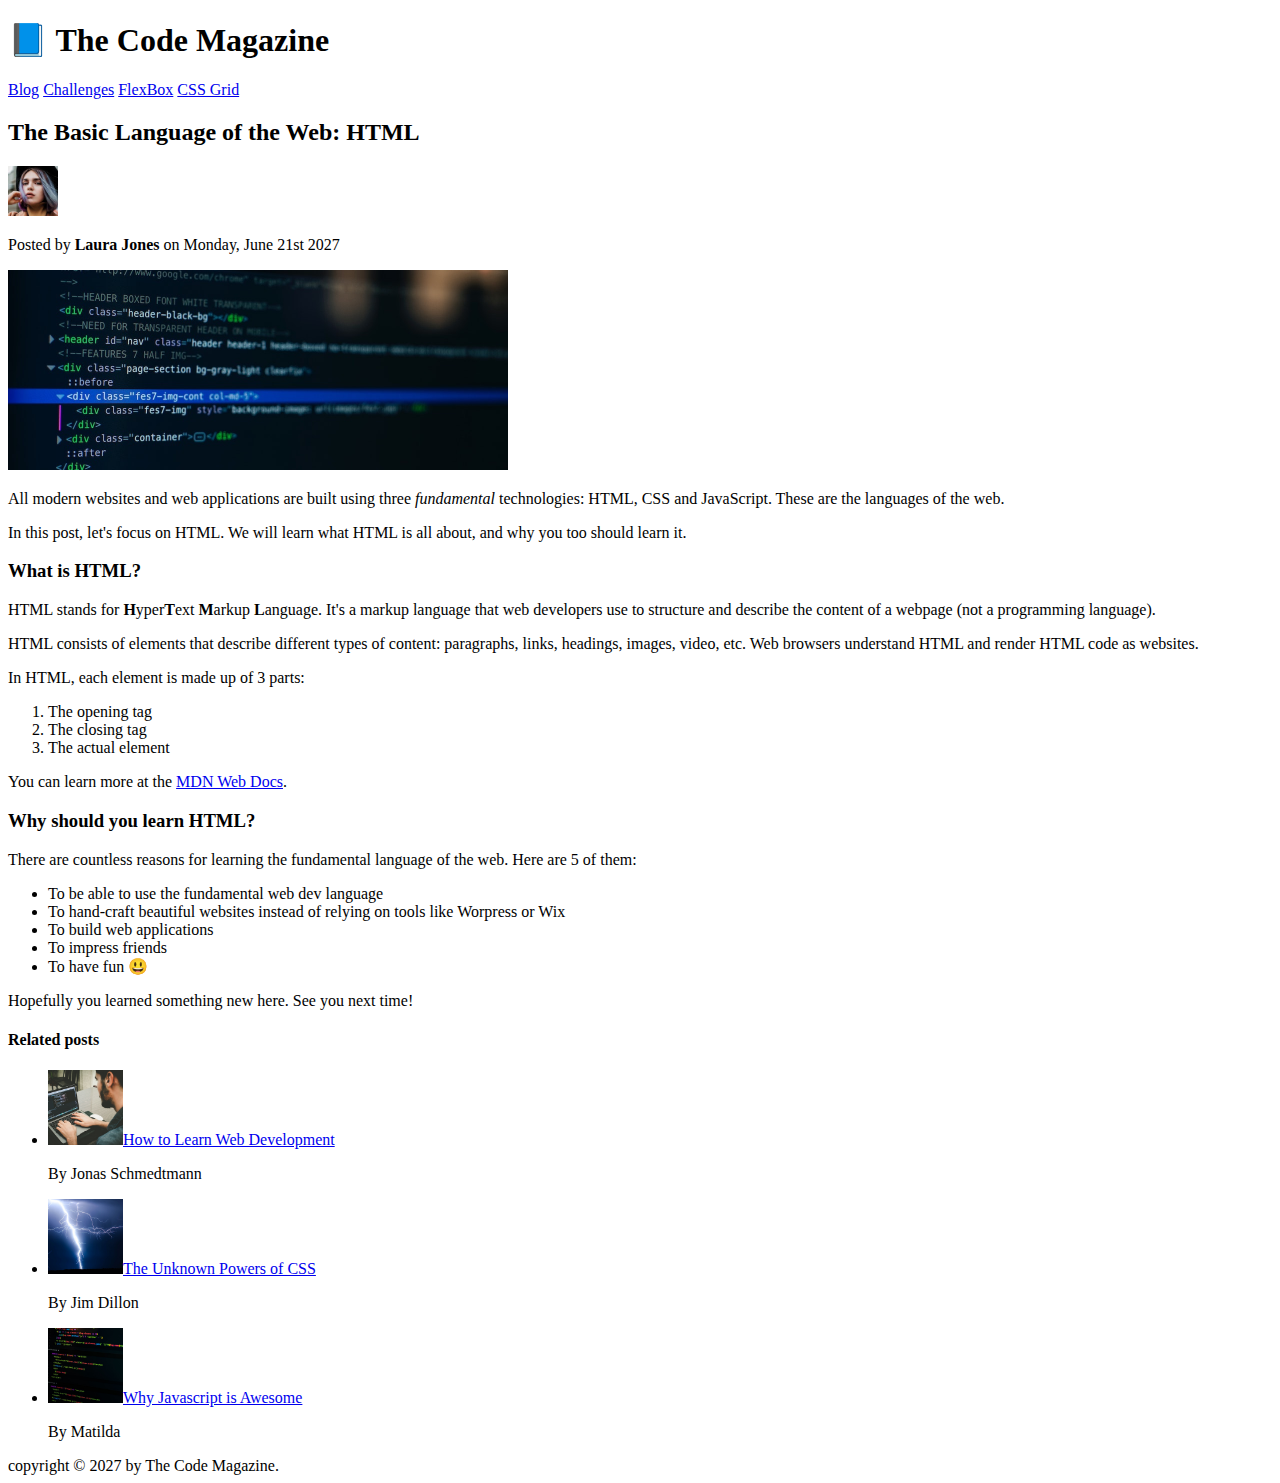
<file: 02-HTML-Fundamentals/index.html>
<!DOCTYPE html>
<html lang="en">
  <head>
    <meta charset="UTF-8" />
    <title>HTML Fundamental</title>
  </head>
  <body>
    <header>
      <h1>📘 The Code Magazine</h1>

      <nav>
        <a href="blog.html">Blog</a>
        <a href="#">Challenges</a>
        <a href="#">FlexBox</a>
        <a href="#">CSS Grid</a>
      </nav>
    </header>

    <article>
      <header>
        <h2>The Basic Language of the Web: HTML</h2>

        <img
          src="Images/laura-jones.jpg"
          alt="Laura Jones"
          height="50"
          width="50"
        />

        <p>Posted by <strong>Laura Jones</strong> on Monday, June 21st 2027</p>

        <img
          src="Images/post-img.jpg"
          alt="coding image"
          height="200"
          width="500"
        />
      </header>

      <p>
        All modern websites and web applications are built using three
        <em>fundamental</em>
        technologies: HTML, CSS and JavaScript. These are the languages of the
        web.
      </p>

      <p>
        In this post, let's focus on HTML. We will learn what HTML is all about,
        and why you too should learn it.
      </p>

      <h3>What is HTML?</h3>

      <p>
        HTML stands for <strong>H</strong>yper<strong>T</strong>ext
        <strong>M</strong>arkup <strong>L</strong>anguage. It's a markup
        language that web developers use to structure and describe the content
        of a webpage (not a programming language).
      </p>

      <p>
        HTML consists of elements that describe different types of content:
        paragraphs, links, headings, images, video, etc. Web browsers understand
        HTML and render HTML code as websites.
      </p>

      <p>In HTML, each element is made up of 3 parts:</p>

      <ol>
        <li>The opening tag</li>
        <li>The closing tag</li>
        <li>The actual element</li>
      </ol>

      <p>
        You can learn more at the
        <a
          href="https://developer.mozilla.org/en-US/docs/Web/HTML"
          target="_blank"
          >MDN Web Docs</a
        >.
      </p>

      <h3>Why should you learn HTML?</h3>

      <p>
        There are countless reasons for learning the fundamental language of the
        web. Here are 5 of them:
      </p>

      <ul>
        <li>To be able to use the fundamental web dev language</li>
        <li>
          To hand-craft beautiful websites instead of relying on tools like
          Worpress or Wix
        </li>
        <li>To build web applications</li>
        <li>To impress friends</li>
        <li>To have fun 😃</li>
      </ul>

      <p>Hopefully you learned something new here. See you next time!</p>
    </article>
    <aside>
      <h4>Related posts</h4>
      <ul>
        <li>
          <img
            src="Images/related-1.jpg"
            alt="Learn web development"
            height="75"
            width="75"
          /><a href="#">How to Learn Web Development</a>
          <p>By Jonas Schmedtmann</p>
        </li>

        <li>
          <img
            src="Images/related-2.jpg"
            alt="Powers of CSS"
            height="75"
            width="75"
          /><a href="#">The Unknown Powers of CSS</a>
          <p>By Jim Dillon</p>
        </li>

        <li>
          <img
            src="Images/related-3.jpg"
            alt="Learn JavaScript"
            height="75"
            width="75"
          /><a href="#">Why Javascript is Awesome</a>
          <p>By Matilda</p>
        </li>
      </ul>
    </aside>
    <footer>copyright &copy; 2027 by The Code Magazine.</footer>
  </body>
</html>
</file>
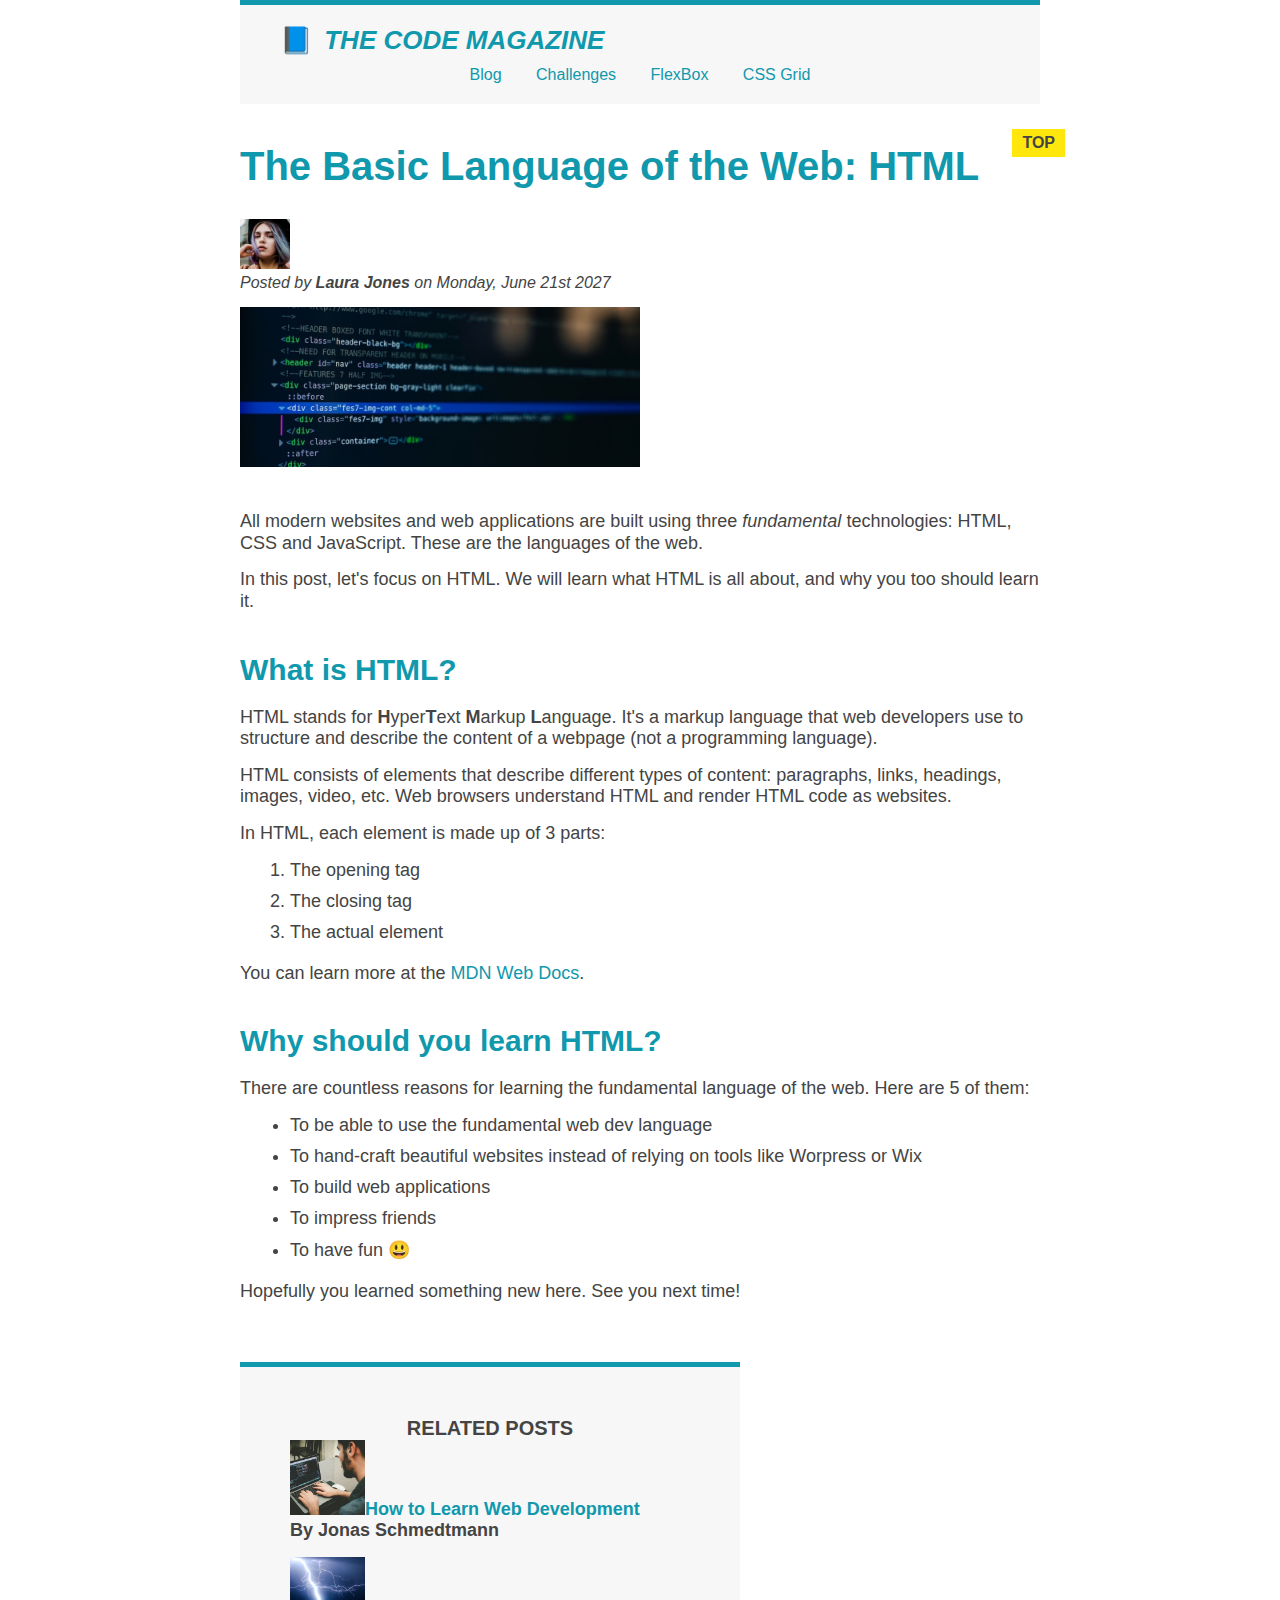
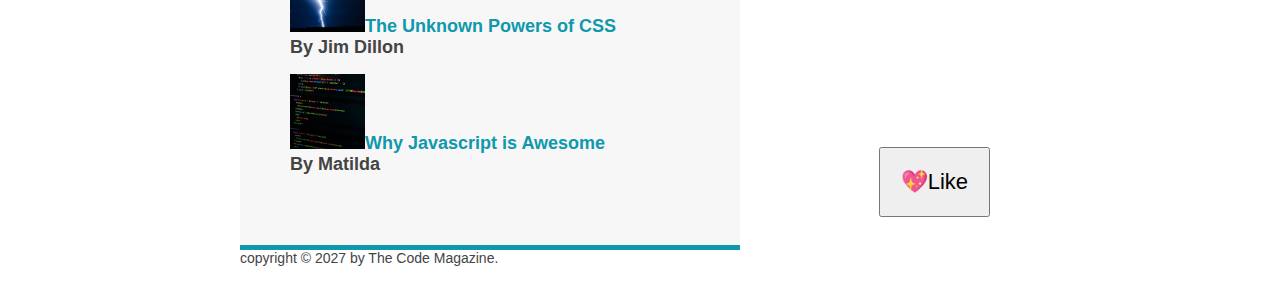
<file: 03-CSS Fundamental/index.html>
<!DOCTYPE html>
<html lang="en">
  <head>
    <meta charset="UTF-8" />
    <title>HTML Fundamental</title>
    <link href="style.css" rel="stylesheet" />
  </head>

  <body>
    <div class="container">
      <header id="main-header">
        <h1>📘 The Code Magazine</h1>

        <nav>
          <a href="blog.html">Blog</a>
          <a href="#">Challenges</a>
          <a href="#">FlexBox</a>
          <a href="#">CSS Grid</a>
        </nav>
      </header>

      <article>
        <header class="post-header">
          <h2>The Basic Language of the Web: HTML</h2>

          <img
            src="Images/laura-jones.jpg"
            alt="Laura Jones"
            height="50"
            width="50"
          />

          <p id="author">
            Posted by <strong>Laura Jones</strong> on Monday, June 21st 2027
          </p>

          <img
            src="Images/post-img.jpg"
            alt="coding image"
            height="200"
            width="500"
            class="post-img"
          />
          <button class="like-button">💖Like</button>
        </header>

        <p>
          All modern websites and web applications are built using three
          <em>fundamental</em>
          technologies: HTML, CSS and JavaScript. These are the languages of the
          web.
        </p>

        <p>
          In this post, let's focus on HTML. We will learn what HTML is all
          about, and why you too should learn it.
        </p>

        <h3>What is HTML?</h3>

        <p>
          HTML stands for <strong>H</strong>yper<strong>T</strong>ext
          <strong>M</strong>arkup <strong>L</strong>anguage. It's a markup
          language that web developers use to structure and describe the content
          of a webpage (not a programming language).
        </p>

        <p>
          HTML consists of elements that describe different types of content:
          paragraphs, links, headings, images, video, etc. Web browsers
          understand HTML and render HTML code as websites.
        </p>

        <p>In HTML, each element is made up of 3 parts:</p>

        <ol>
          <li>The opening tag</li>
          <li>The closing tag</li>
          <li>The actual element</li>
        </ol>

        <p>
          You can learn more at the
          <a
            href="https://developer.mozilla.org/en-US/docs/Web/HTML"
            target="_blank"
            >MDN Web Docs</a
          >.
        </p>

        <h3>Why should you learn HTML?</h3>

        <p>
          There are countless reasons for learning the fundamental language of
          the web. Here are 5 of them:
        </p>

        <ul>
          <li>To be able to use the fundamental web dev language</li>
          <li>
            To hand-craft beautiful websites instead of relying on tools like
            Worpress or Wix
          </li>
          <li>To build web applications</li>
          <li>To impress friends</li>
          <li>To have fun 😃</li>
        </ul>

        <p>Hopefully you learned something new here. See you next time!</p>
      </article>
      <aside>
        <h4>Related posts</h4>
        <ul id="related">
          <li>
            <img
              src="Images/related-1.jpg"
              alt="Learn web development"
              height="75"
              width="75"
            /><a href="#">How to Learn Web Development</a>
            <p class="related-author">By Jonas Schmedtmann</p>
          </li>

          <li>
            <img
              src="Images/related-2.jpg"
              alt="Powers of CSS"
              height="75"
              width="75"
            /><a href="#">The Unknown Powers of CSS</a>
            <p class="related-author">By Jim Dillon</p>
          </li>

          <li>
            <img
              src="Images/related-3.jpg"
              alt="Learn JavaScript"
              height="75"
              width="75"
            /><a href="#">Why Javascript is Awesome</a>
            <p class="related-author">By Matilda</p>
          </li>
        </ul>
      </aside>
      <footer>
        <p id="copyright" class="copyright text">
          copyright &copy; 2027 by The Code Magazine.
        </p>
      </footer>
    </div>
  </body>
</html>
</file>
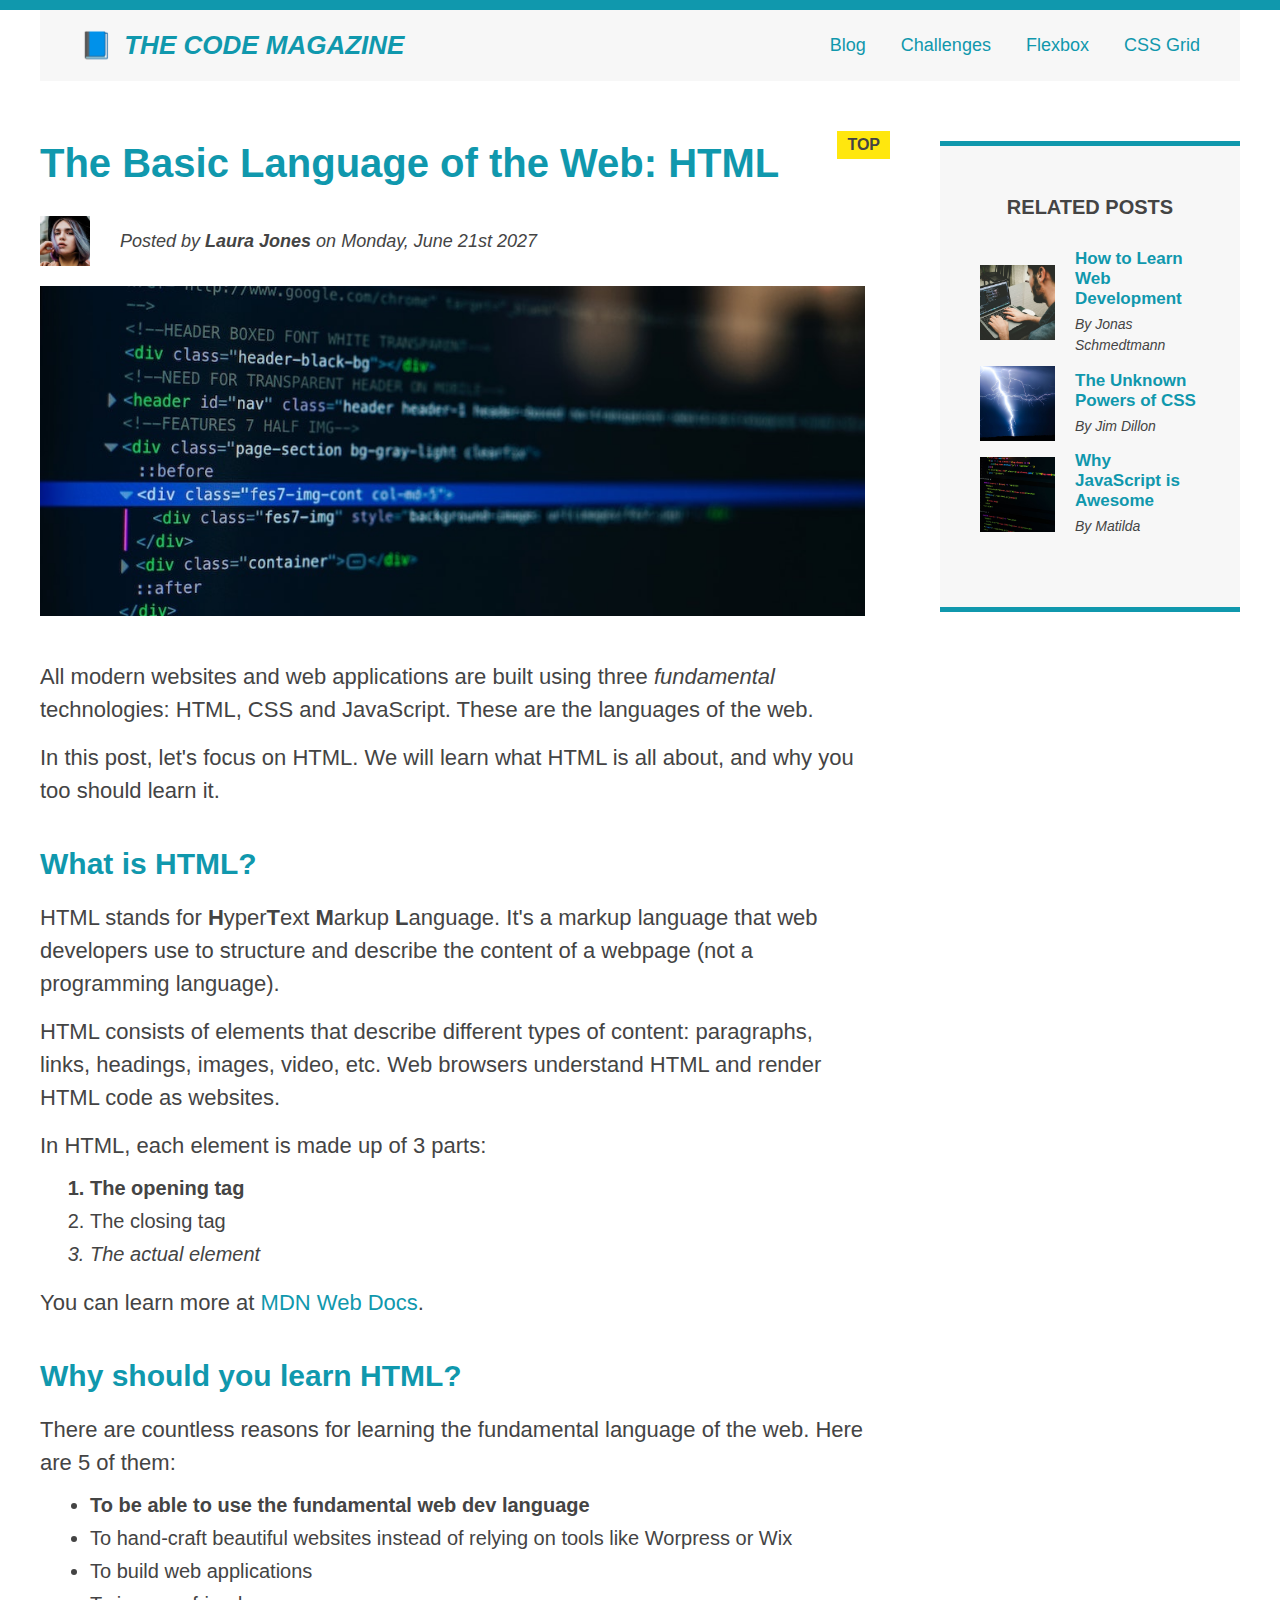
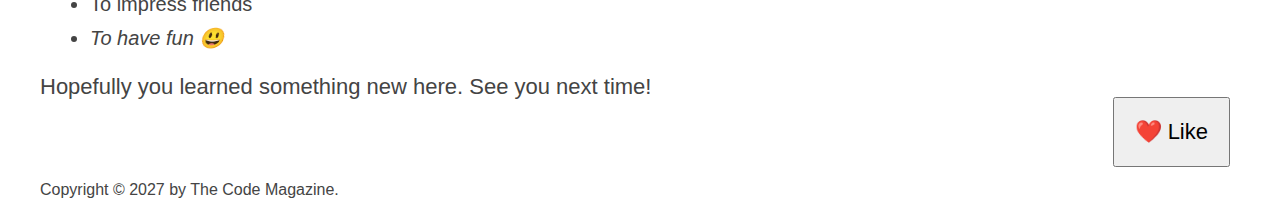
<file: 04-CSS-Layouts/index.html>
<!DOCTYPE html>
<html lang="en">
  <head>
    <meta charset="UTF-8" />
    <link href="style.css" rel="stylesheet" />

    <title>The Basic Language of the Web: HTML</title>
  </head>

  <body>
    <!-- BELOW DIV IS ONLY NECESSARY FOR FLEXBOX -->
    <div class="container">
      <header class="main-header clearfix">
        <h1>📘 The Code Magazine</h1>

        <nav>
          <!-- <strong>This is the navigation</strong> -->
          <a href="blog.html">Blog</a>
          <a href="#">Challenges</a>
          <a href="flexbox.html">Flexbox</a>
          <a href="css-grid.html">CSS Grid</a>
        </nav>
        <!-- <div class="clear"></div> -->
      </header>

      <!-- BELOW DIV IS ONLY NECESSARY FOR FLEXBOX -->
      <!-- <div class="data-container"> -->
      <article>
        <header class="post-header">
          <h2>The Basic Language of the Web: HTML</h2>

          <div class="author-box">
            <img
              src="img/laura-jones.jpg"
              alt="Headshot of Laura Jones"
              height="50"
              width="50"
              class="author-img"
            />

            <p id="author" class="author">
              Posted by <strong>Laura Jones</strong> on Monday, June 21st 2027
            </p>
          </div>
          <img
            src="img/post-img.jpg"
            alt="HTML code on a screen"
            width="500"
            height="200"
            class="post-img"
          />
          <button>❤️ Like</button>
        </header>

        <p>
          All modern websites and web applications are built using three
          <em>fundamental</em>
          technologies: HTML, CSS and JavaScript. These are the languages of the
          web.
        </p>

        <p>
          In this post, let's focus on HTML. We will learn what HTML is all
          about, and why you too should learn it.
        </p>

        <h3>What is HTML?</h3>
        <p>
          HTML stands for <strong>H</strong>yper<strong>T</strong>ext
          <strong>M</strong>arkup <strong>L</strong>anguage. It's a markup
          language that web developers use to structure and describe the content
          of a webpage (not a programming language).
        </p>
        <p>
          HTML consists of elements that describe different types of content:
          paragraphs, links, headings, images, video, etc. Web browsers
          understand HTML and render HTML code as websites.
        </p>
        <p>In HTML, each element is made up of 3 parts:</p>

        <ol>
          <li class="first-li">The opening tag</li>
          <li>The closing tag</li>
          <li>The actual element</li>
        </ol>

        <p>
          You can learn more at
          <a
            href="https://developer.mozilla.org/en-US/docs/Web/HTML"
            target="_blank"
            >MDN Web Docs</a
          >.
        </p>

        <h3>Why should you learn HTML?</h3>

        <p>
          There are countless reasons for learning the fundamental language of
          the web. Here are 5 of them:
        </p>

        <ul>
          <li class="first-li">
            To be able to use the fundamental web dev language
          </li>
          <li>
            To hand-craft beautiful websites instead of relying on tools like
            Worpress or Wix
          </li>
          <li>To build web applications</li>
          <li>To impress friends</li>
          <li>To have fun 😃</li>
        </ul>

        <p>Hopefully you learned something new here. See you next time!</p>
      </article>

      <aside>
        <h4>Related posts</h4>

        <ul class="related">
          <li class="related-post">
            <img
              src="img/related-1.jpg"
              alt="Person programming"
              width="75"
              height="75"
            />
            <div>
              <a href="#" class="related-link">How to Learn Web Development</a>
              <p class="related-author">By Jonas Schmedtmann</p>
            </div>
          </li>
          <li class="related-post">
            <img
              src="img/related-2.jpg"
              alt="Lightning"
              width="75"
              height="75"
            />
            <div>
              <a href="#" class="related-link">The Unknown Powers of CSS</a>
              <p class="related-author">By Jim Dillon</p>
            </div>
          </li>
          <li class="related-post">
            <img
              src="img/related-3.jpg"
              alt="JavaScript code on a screen"
              width="75"
              height="75"
            />
            <div>
              <a href="#" class="related-link">Why JavaScript is Awesome</a>
              <p class="related-author">By Matilda</p>
            </div>
          </li>
        </ul>
      </aside>
      <!-- </div> -->

      <footer>
        <p id="copyright" class="copyright text">
          Copyright &copy; 2027 by The Code Magazine.
        </p>
      </footer>
    </div>
  </body>
</html>
</file>
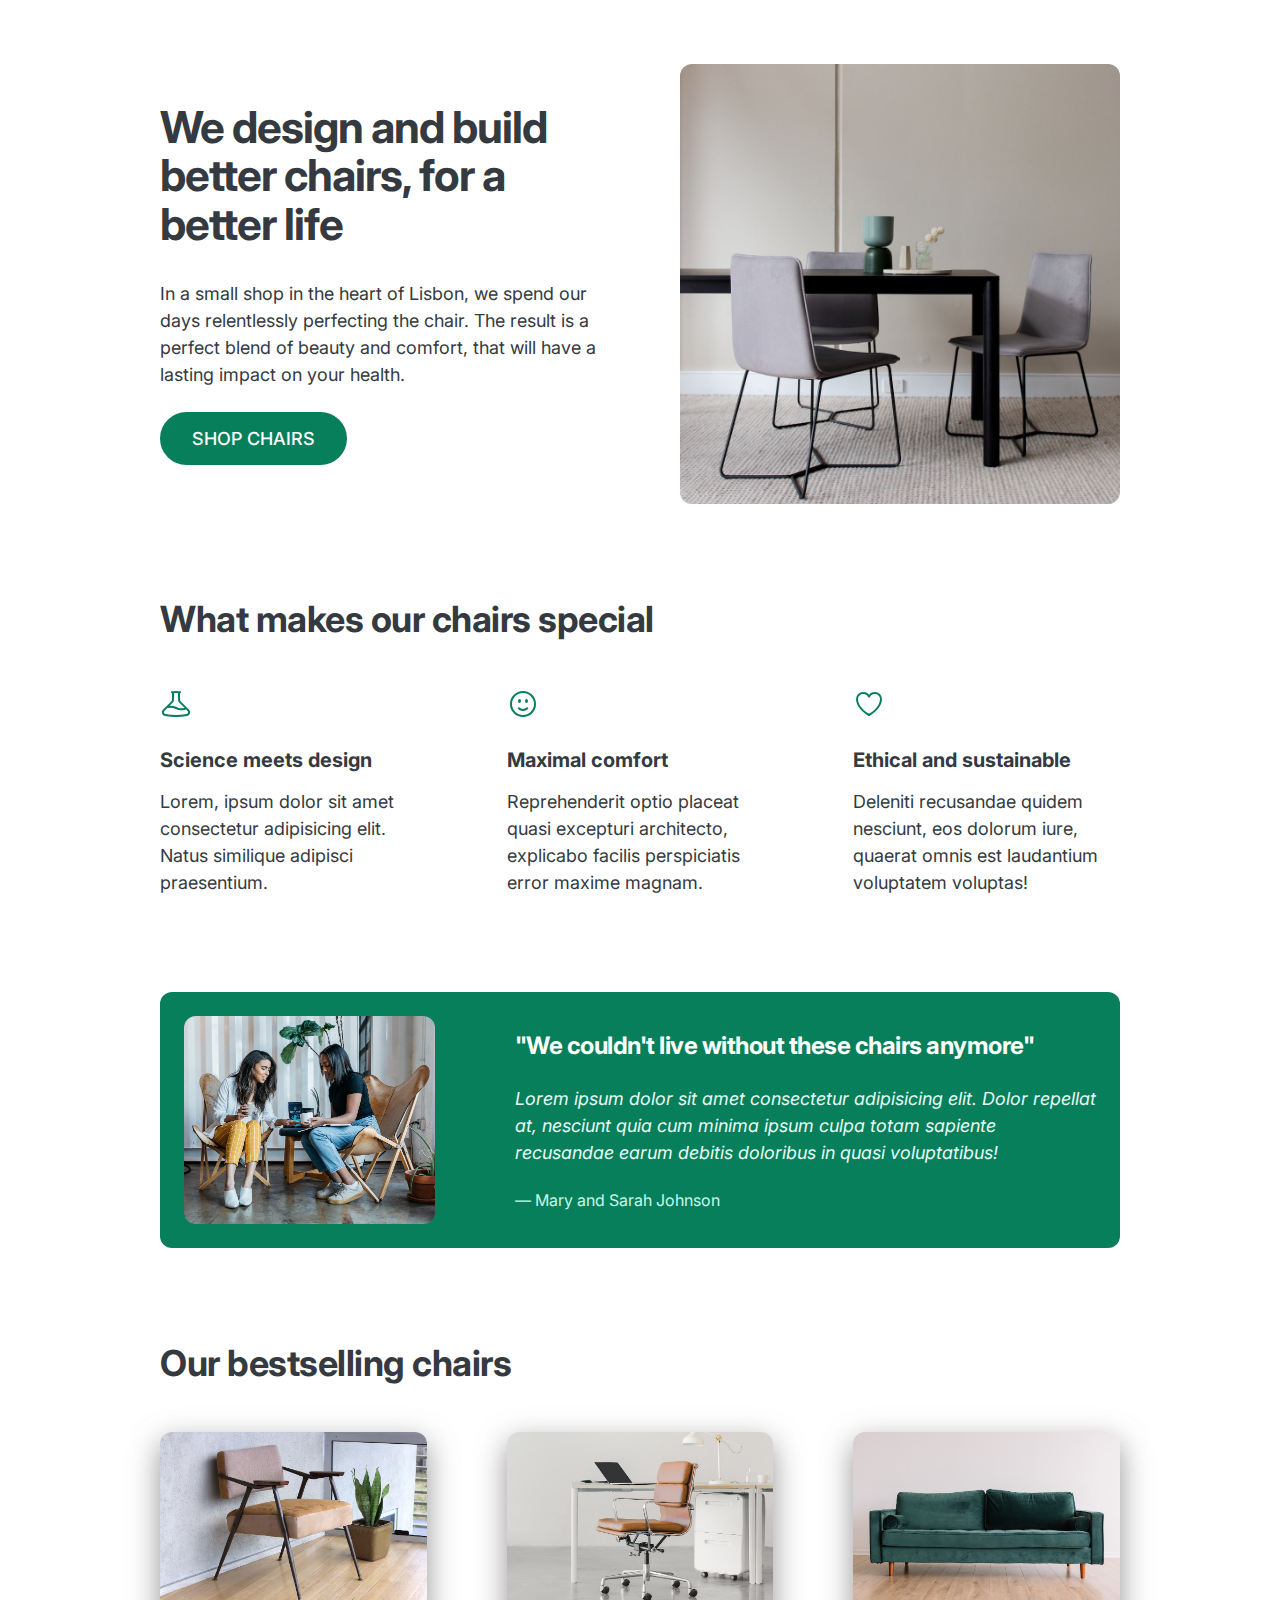
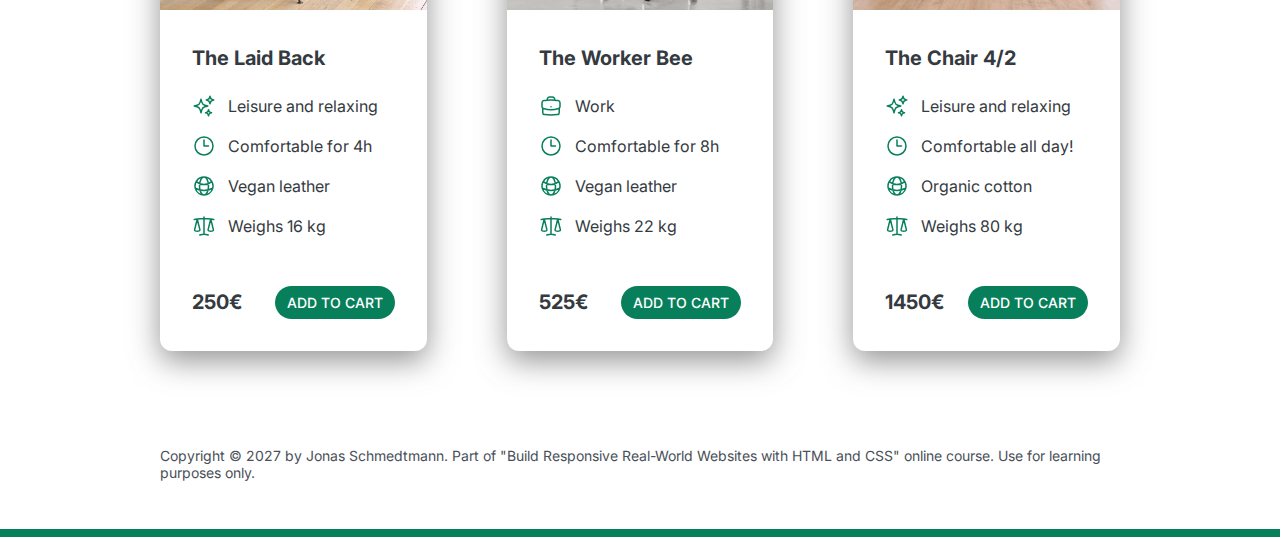
<file: 05-Design/index.html>
<!DOCTYPE html>
<html lang="en">
  <head>
    <meta charset="UTF-8" />
    <meta http-equiv="X-UA-Compatible" content="IE=edge" />
    <meta name="viewport" content="width=device-width, initial-scale=1.0" />
    <link rel="preconnect" href="https://fonts.googleapis.com" />
    <link rel="preconnect" href="https://fonts.gstatic.com" crossorigin />
    <link
      href="https://fonts.googleapis.com/css2?family=Inter:ital,opsz,wght@0,14..32,100..900;1,14..32,100..900&display=swap"
      rel="stylesheet"
    />
    <link rel="stylesheet" href="style.css" />
    <title>Lisbon Chair Shop</title>
  </head>
  <body>
    <div class="container">
      <header>
        <div class="header-text-box">
          <h1>We design and build better chairs, for a better life</h1>
          <p class="header-text">
            In a small shop in the heart of Lisbon, we spend our days
            relentlessly perfecting the chair. The result is a perfect blend of
            beauty and comfort, that will have a lasting impact on your health.
          </p>
          <a class="btn btn--big" href="#">Shop chairs</a>
        </div>
        <img src="hero.jpg" alt="Photo" />
      </header>

      <section>
        <h2>What makes our chairs special</h2>
        <div class="grid-3-cols">
          <div>
            <svg
              xmlns="http://www.w3.org/2000/svg"
              fill="none"
              viewBox="0 0 24 24"
              stroke-width="1.5"
              stroke="currentColor"
              class="features-icon"
            >
              <path
                stroke-linecap="round"
                stroke-linejoin="round"
                d="M9.75 3.104v5.714a2.25 2.25 0 0 1-.659 1.591L5 14.5M9.75 3.104c-.251.023-.501.05-.75.082m.75-.082a24.301 24.301 0 0 1 4.5 0m0 0v5.714c0 .597.237 1.17.659 1.591L19.8 15.3M14.25 3.104c.251.023.501.05.75.082M19.8 15.3l-1.57.393A9.065 9.065 0 0 1 12 15a9.065 9.065 0 0 0-6.23-.693L5 14.5m14.8.8 1.402 1.402c1.232 1.232.65 3.318-1.067 3.611A48.309 48.309 0 0 1 12 21c-2.773 0-5.491-.235-8.135-.687-1.718-.293-2.3-2.379-1.067-3.61L5 14.5"
              />
            </svg>

            <p class="features-title"><strong>Science meets design</strong></p>
            <p class="features-text">
              Lorem, ipsum dolor sit amet consectetur adipisicing elit. Natus
              similique adipisci praesentium.
            </p>
          </div>

          <div>
            <svg
              xmlns="http://www.w3.org/2000/svg"
              fill="none"
              viewBox="0 0 24 24"
              stroke-width="1.5"
              stroke="currentColor"
              class="features-icon"
            >
              <path
                stroke-linecap="round"
                stroke-linejoin="round"
                d="M15.182 15.182a4.5 4.5 0 0 1-6.364 0M21 12a9 9 0 1 1-18 0 9 9 0 0 1 18 0ZM9.75 9.75c0 .414-.168.75-.375.75S9 10.164 9 9.75 9.168 9 9.375 9s.375.336.375.75Zm-.375 0h.008v.015h-.008V9.75Zm5.625 0c0 .414-.168.75-.375.75s-.375-.336-.375-.75.168-.75.375-.75.375.336.375.75Zm-.375 0h.008v.015h-.008V9.75Z"
              />
            </svg>

            <p class="features-title">
              <strong>Maximal comfort</strong>
            </p>
            <p class="features-text">
              Reprehenderit optio placeat quasi excepturi architecto, explicabo
              facilis perspiciatis error maxime magnam.
            </p>
          </div>

          <div>
            <svg
              xmlns="http://www.w3.org/2000/svg"
              fill="none"
              viewBox="0 0 24 24"
              stroke-width="1.5"
              stroke="currentColor"
              class="features-icon"
            >
              <path
                stroke-linecap="round"
                stroke-linejoin="round"
                d="M21 8.25c0-2.485-2.099-4.5-4.688-4.5-1.935 0-3.597 1.126-4.312 2.733-.715-1.607-2.377-2.733-4.313-2.733C5.1 3.75 3 5.765 3 8.25c0 7.22 9 12 9 12s9-4.78 9-12Z"
              />
            </svg>

            <p class="features-title">
              <strong>Ethical and sustainable</strong>
            </p>
            <p class="features-text">
              Deleniti recusandae quidem nesciunt, eos dolorum iure, quaerat
              omnis est laudantium voluptatem voluptas!
            </p>
          </div>
        </div>
      </section>

      <section class="testimonial-section">
        <div class="grid-3-cols">
          <img src="customers.jpg" alt="People sitting on chairs" />
          <div class="testimonial-box">
            <h2>"We couldn't live without these chairs anymore"</h2>
            <blockquote class="testimonial-text">
              Lorem ipsum dolor sit amet consectetur adipisicing elit. Dolor
              repellat at, nesciunt quia cum minima ipsum culpa totam sapiente
              recusandae earum debitis doloribus in quasi voluptatibus!
            </blockquote>
            <p class="testimonial-author">&mdash; Mary and Sarah Johnson</p>
          </div>
        </div>
      </section>

      <section>
        <h2>Our bestselling chairs</h2>
        <div class="grid-3-cols">
          <figure class="chair">
            <img src="chair-1.jpg" alt="Chair" />
            <div class="chair-box">
              <h3>The Laid Back</h3>
              <ul class="chair-details">
                <li>
                  <!-- Span is a generic INLINE text element, it doesn't have any meaning. It's like a div element, but inline -->
                  <svg
                    xmlns="http://www.w3.org/2000/svg"
                    fill="none"
                    viewBox="0 0 24 24"
                    stroke-width="1.5"
                    stroke="currentColor"
                    class="chair-icon"
                  >
                    <path
                      stroke-linecap="round"
                      stroke-linejoin="round"
                      d="M9.813 15.904 9 18.75l-.813-2.846a4.5 4.5 0 0 0-3.09-3.09L2.25 12l2.846-.813a4.5 4.5 0 0 0 3.09-3.09L9 5.25l.813 2.846a4.5 4.5 0 0 0 3.09 3.09L15.75 12l-2.846.813a4.5 4.5 0 0 0-3.09 3.09ZM18.259 8.715 18 9.75l-.259-1.035a3.375 3.375 0 0 0-2.455-2.456L14.25 6l1.036-.259a3.375 3.375 0 0 0 2.455-2.456L18 2.25l.259 1.035a3.375 3.375 0 0 0 2.456 2.456L21.75 6l-1.035.259a3.375 3.375 0 0 0-2.456 2.456ZM16.894 20.567 16.5 21.75l-.394-1.183a2.25 2.25 0 0 0-1.423-1.423L13.5 18.75l1.183-.394a2.25 2.25 0 0 0 1.423-1.423l.394-1.183.394 1.183a2.25 2.25 0 0 0 1.423 1.423l1.183.394-1.183.394a2.25 2.25 0 0 0-1.423 1.423Z"
                    />
                  </svg>

                  <span>Leisure and relaxing</span>
                </li>
                <li>
                  <svg
                    xmlns="http://www.w3.org/2000/svg"
                    fill="none"
                    viewBox="0 0 24 24"
                    stroke-width="1.5"
                    stroke="currentColor"
                    class="chair-icon"
                  >
                    <path
                      stroke-linecap="round"
                      stroke-linejoin="round"
                      d="M12 6v6h4.5m4.5 0a9 9 0 1 1-18 0 9 9 0 0 1 18 0Z"
                    />
                  </svg>

                  <span>Comfortable for 4h</span>
                </li>
                <li>
                  <svg
                    xmlns="http://www.w3.org/2000/svg"
                    fill="none"
                    viewBox="0 0 24 24"
                    stroke-width="1.5"
                    stroke="currentColor"
                    class="chair-icon"
                  >
                    <path
                      stroke-linecap="round"
                      stroke-linejoin="round"
                      d="M12 21a9.004 9.004 0 0 0 8.716-6.747M12 21a9.004 9.004 0 0 1-8.716-6.747M12 21c2.485 0 4.5-4.03 4.5-9S14.485 3 12 3m0 18c-2.485 0-4.5-4.03-4.5-9S9.515 3 12 3m0 0a8.997 8.997 0 0 1 7.843 4.582M12 3a8.997 8.997 0 0 0-7.843 4.582m15.686 0A11.953 11.953 0 0 1 12 10.5c-2.998 0-5.74-1.1-7.843-2.918m15.686 0A8.959 8.959 0 0 1 21 12c0 .778-.099 1.533-.284 2.253m0 0A17.919 17.919 0 0 1 12 16.5c-3.162 0-6.133-.815-8.716-2.247m0 0A9.015 9.015 0 0 1 3 12c0-1.605.42-3.113 1.157-4.418"
                    />
                  </svg>

                  <span>Vegan leather</span>
                </li>
                <li>
                  <svg
                    xmlns="http://www.w3.org/2000/svg"
                    fill="none"
                    viewBox="0 0 24 24"
                    stroke-width="1.5"
                    stroke="currentColor"
                    class="chair-icon"
                  >
                    <path
                      stroke-linecap="round"
                      stroke-linejoin="round"
                      d="M12 3v17.25m0 0c-1.472 0-2.882.265-4.185.75M12 20.25c1.472 0 2.882.265 4.185.75M18.75 4.97A48.416 48.416 0 0 0 12 4.5c-2.291 0-4.545.16-6.75.47m13.5 0c1.01.143 2.01.317 3 .52m-3-.52 2.62 10.726c.122.499-.106 1.028-.589 1.202a5.988 5.988 0 0 1-2.031.352 5.988 5.988 0 0 1-2.031-.352c-.483-.174-.711-.703-.59-1.202L18.75 4.971Zm-16.5.52c.99-.203 1.99-.377 3-.52m0 0 2.62 10.726c.122.499-.106 1.028-.589 1.202a5.989 5.989 0 0 1-2.031.352 5.989 5.989 0 0 1-2.031-.352c-.483-.174-.711-.703-.59-1.202L5.25 4.971Z"
                    />
                  </svg>

                  <span>Weighs 16 kg</span>
                </li>
              </ul>
              <div class="chair-price">
                <strong>250€</strong>
                <a href="#" class="btn btn--small">Add to cart</a>
              </div>
            </div>
          </figure>

          <figure class="chair">
            <img src="chair-2.jpg" alt="Chair" />
            <div class="chair-box">
              <h3>The Worker Bee</h3>
              <ul class="chair-details">
                <li>
                  <svg
                    xmlns="http://www.w3.org/2000/svg"
                    fill="none"
                    viewBox="0 0 24 24"
                    stroke-width="1.5"
                    stroke="currentColor"
                    class="chair-icon"
                  >
                    <path
                      stroke-linecap="round"
                      stroke-linejoin="round"
                      d="M20.25 14.15v4.25c0 1.094-.787 2.036-1.872 2.18-2.087.277-4.216.42-6.378.42s-4.291-.143-6.378-.42c-1.085-.144-1.872-1.086-1.872-2.18v-4.25m16.5 0a2.18 2.18 0 0 0 .75-1.661V8.706c0-1.081-.768-2.015-1.837-2.175a48.114 48.114 0 0 0-3.413-.387m4.5 8.006c-.194.165-.42.295-.673.38A23.978 23.978 0 0 1 12 15.75c-2.648 0-5.195-.429-7.577-1.22a2.016 2.016 0 0 1-.673-.38m0 0A2.18 2.18 0 0 1 3 12.489V8.706c0-1.081.768-2.015 1.837-2.175a48.111 48.111 0 0 1 3.413-.387m7.5 0V5.25A2.25 2.25 0 0 0 13.5 3h-3a2.25 2.25 0 0 0-2.25 2.25v.894m7.5 0a48.667 48.667 0 0 0-7.5 0M12 12.75h.008v.008H12v-.008Z"
                    />
                  </svg>

                  <span>Work</span>
                </li>
                <li>
                  <svg
                    xmlns="http://www.w3.org/2000/svg"
                    fill="none"
                    viewBox="0 0 24 24"
                    stroke-width="1.5"
                    stroke="currentColor"
                    class="chair-icon"
                  >
                    <path
                      stroke-linecap="round"
                      stroke-linejoin="round"
                      d="M12 6v6h4.5m4.5 0a9 9 0 1 1-18 0 9 9 0 0 1 18 0Z"
                    />
                  </svg>
                  <span>Comfortable for 8h</span>
                </li>
                <li>
                  <svg
                    xmlns="http://www.w3.org/2000/svg"
                    fill="none"
                    viewBox="0 0 24 24"
                    stroke-width="1.5"
                    stroke="currentColor"
                    class="chair-icon"
                  >
                    <path
                      stroke-linecap="round"
                      stroke-linejoin="round"
                      d="M12 21a9.004 9.004 0 0 0 8.716-6.747M12 21a9.004 9.004 0 0 1-8.716-6.747M12 21c2.485 0 4.5-4.03 4.5-9S14.485 3 12 3m0 18c-2.485 0-4.5-4.03-4.5-9S9.515 3 12 3m0 0a8.997 8.997 0 0 1 7.843 4.582M12 3a8.997 8.997 0 0 0-7.843 4.582m15.686 0A11.953 11.953 0 0 1 12 10.5c-2.998 0-5.74-1.1-7.843-2.918m15.686 0A8.959 8.959 0 0 1 21 12c0 .778-.099 1.533-.284 2.253m0 0A17.919 17.919 0 0 1 12 16.5c-3.162 0-6.133-.815-8.716-2.247m0 0A9.015 9.015 0 0 1 3 12c0-1.605.42-3.113 1.157-4.418"
                    />
                  </svg>
                  <span>Vegan leather</span>
                </li>
                <li>
                  <svg
                    xmlns="http://www.w3.org/2000/svg"
                    fill="none"
                    viewBox="0 0 24 24"
                    stroke-width="1.5"
                    stroke="currentColor"
                    class="chair-icon"
                  >
                    <path
                      stroke-linecap="round"
                      stroke-linejoin="round"
                      d="M12 3v17.25m0 0c-1.472 0-2.882.265-4.185.75M12 20.25c1.472 0 2.882.265 4.185.75M18.75 4.97A48.416 48.416 0 0 0 12 4.5c-2.291 0-4.545.16-6.75.47m13.5 0c1.01.143 2.01.317 3 .52m-3-.52 2.62 10.726c.122.499-.106 1.028-.589 1.202a5.988 5.988 0 0 1-2.031.352 5.988 5.988 0 0 1-2.031-.352c-.483-.174-.711-.703-.59-1.202L18.75 4.971Zm-16.5.52c.99-.203 1.99-.377 3-.52m0 0 2.62 10.726c.122.499-.106 1.028-.589 1.202a5.989 5.989 0 0 1-2.031.352 5.989 5.989 0 0 1-2.031-.352c-.483-.174-.711-.703-.59-1.202L5.25 4.971Z"
                    />
                  </svg>
                  <span>Weighs 22 kg</span>
                </li>
              </ul>
              <div class="chair-price">
                <strong>525€</strong>
                <a href="#" class="btn btn--small">Add to cart</a>
              </div>
            </div>
          </figure>

          <figure class="chair">
            <img src="chair-3.jpg" alt="Chair" />
            <div class="chair-box">
              <h3>The Chair 4/2</h3>
              <ul class="chair-details">
                <li>
                  <svg
                    xmlns="http://www.w3.org/2000/svg"
                    fill="none"
                    viewBox="0 0 24 24"
                    stroke-width="1.5"
                    stroke="currentColor"
                    class="chair-icon"
                  >
                    <path
                      stroke-linecap="round"
                      stroke-linejoin="round"
                      d="M9.813 15.904 9 18.75l-.813-2.846a4.5 4.5 0 0 0-3.09-3.09L2.25 12l2.846-.813a4.5 4.5 0 0 0 3.09-3.09L9 5.25l.813 2.846a4.5 4.5 0 0 0 3.09 3.09L15.75 12l-2.846.813a4.5 4.5 0 0 0-3.09 3.09ZM18.259 8.715 18 9.75l-.259-1.035a3.375 3.375 0 0 0-2.455-2.456L14.25 6l1.036-.259a3.375 3.375 0 0 0 2.455-2.456L18 2.25l.259 1.035a3.375 3.375 0 0 0 2.456 2.456L21.75 6l-1.035.259a3.375 3.375 0 0 0-2.456 2.456ZM16.894 20.567 16.5 21.75l-.394-1.183a2.25 2.25 0 0 0-1.423-1.423L13.5 18.75l1.183-.394a2.25 2.25 0 0 0 1.423-1.423l.394-1.183.394 1.183a2.25 2.25 0 0 0 1.423 1.423l1.183.394-1.183.394a2.25 2.25 0 0 0-1.423 1.423Z"
                    />
                  </svg>
                  <span>Leisure and relaxing</span>
                </li>
                <li>
                  <svg
                    xmlns="http://www.w3.org/2000/svg"
                    fill="none"
                    viewBox="0 0 24 24"
                    stroke-width="1.5"
                    stroke="currentColor"
                    class="chair-icon"
                  >
                    <path
                      stroke-linecap="round"
                      stroke-linejoin="round"
                      d="M12 6v6h4.5m4.5 0a9 9 0 1 1-18 0 9 9 0 0 1 18 0Z"
                    />
                  </svg>
                  <span>Comfortable all day!</span>
                </li>
                <li>
                  <svg
                    xmlns="http://www.w3.org/2000/svg"
                    fill="none"
                    viewBox="0 0 24 24"
                    stroke-width="1.5"
                    stroke="currentColor"
                    class="chair-icon"
                  >
                    <path
                      stroke-linecap="round"
                      stroke-linejoin="round"
                      d="M12 21a9.004 9.004 0 0 0 8.716-6.747M12 21a9.004 9.004 0 0 1-8.716-6.747M12 21c2.485 0 4.5-4.03 4.5-9S14.485 3 12 3m0 18c-2.485 0-4.5-4.03-4.5-9S9.515 3 12 3m0 0a8.997 8.997 0 0 1 7.843 4.582M12 3a8.997 8.997 0 0 0-7.843 4.582m15.686 0A11.953 11.953 0 0 1 12 10.5c-2.998 0-5.74-1.1-7.843-2.918m15.686 0A8.959 8.959 0 0 1 21 12c0 .778-.099 1.533-.284 2.253m0 0A17.919 17.919 0 0 1 12 16.5c-3.162 0-6.133-.815-8.716-2.247m0 0A9.015 9.015 0 0 1 3 12c0-1.605.42-3.113 1.157-4.418"
                    />
                  </svg>
                  <span>Organic cotton</span>
                </li>
                <li>
                  <svg
                    xmlns="http://www.w3.org/2000/svg"
                    fill="none"
                    viewBox="0 0 24 24"
                    stroke-width="1.5"
                    stroke="currentColor"
                    class="chair-icon"
                  >
                    <path
                      stroke-linecap="round"
                      stroke-linejoin="round"
                      d="M12 3v17.25m0 0c-1.472 0-2.882.265-4.185.75M12 20.25c1.472 0 2.882.265 4.185.75M18.75 4.97A48.416 48.416 0 0 0 12 4.5c-2.291 0-4.545.16-6.75.47m13.5 0c1.01.143 2.01.317 3 .52m-3-.52 2.62 10.726c.122.499-.106 1.028-.589 1.202a5.988 5.988 0 0 1-2.031.352 5.988 5.988 0 0 1-2.031-.352c-.483-.174-.711-.703-.59-1.202L18.75 4.971Zm-16.5.52c.99-.203 1.99-.377 3-.52m0 0 2.62 10.726c.122.499-.106 1.028-.589 1.202a5.989 5.989 0 0 1-2.031.352 5.989 5.989 0 0 1-2.031-.352c-.483-.174-.711-.703-.59-1.202L5.25 4.971Z"
                    />
                  </svg>
                  <span>Weighs 80 kg</span>
                </li>
              </ul>
              <div class="chair-price">
                <strong>1450€</strong>
                <a href="#" class="btn btn--small">Add to cart</a>
              </div>
            </div>
          </figure>
        </div>
      </section>

      <footer>
        Copyright &copy; 2027 by Jonas Schmedtmann. Part of "Build Responsive
        Real-World Websites with HTML and CSS" online course. Use for learning
        purposes only.
      </footer>
    </div>
  </body>
</html>
</file>
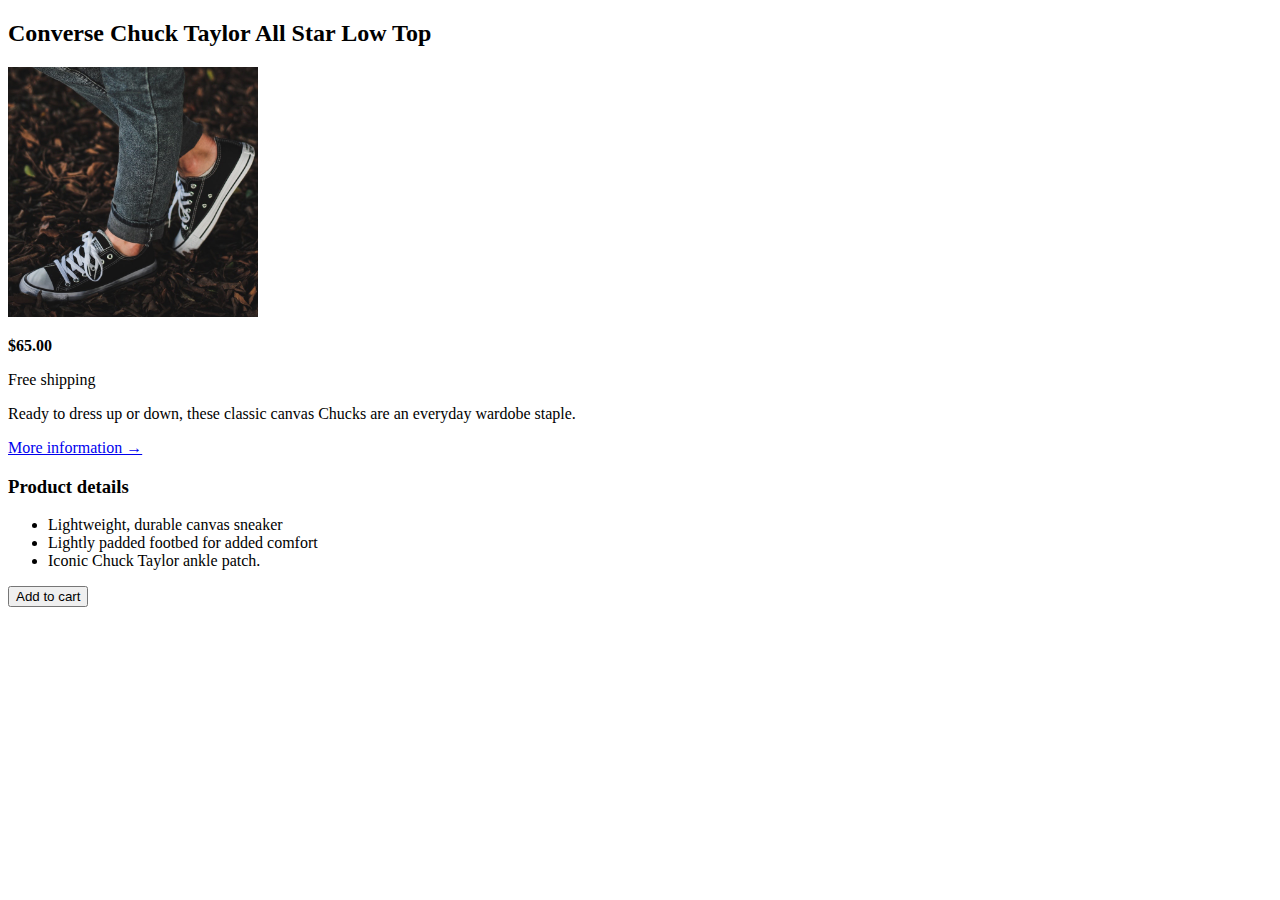
<file: 02-HTML-Fundamentals/Challenge.html>
<!DOCTYPE html>
<html>
  <head>
    <title>Challenges</title>
  </head>
  <body>
    <header>
      <h2>Converse Chuck Taylor All Star Low Top</h2>
    </header>
    <article>
      <img
        src="Images/challenges.jpg"
        alt="casual shoes"
        height="250"
        width="250"
      />
      <p><strong>$65.00</strong></p>
      <p>Free shipping</p>
      <p>
        Ready to dress up or down, these classic canvas Chucks are an everyday
        wardobe staple.
      </p>
      <a href="#">More information &#8594;</a>
      <h3>Product details</h3>
      <ul>
        <li>Lightweight, durable canvas sneaker</li>
        <li>Lightly padded footbed for added comfort</li>
        <li>Iconic Chuck Taylor ankle patch.</li>
      </ul>
    </article>
    <button>Add to cart</button>
  </body>
</html>
</file>
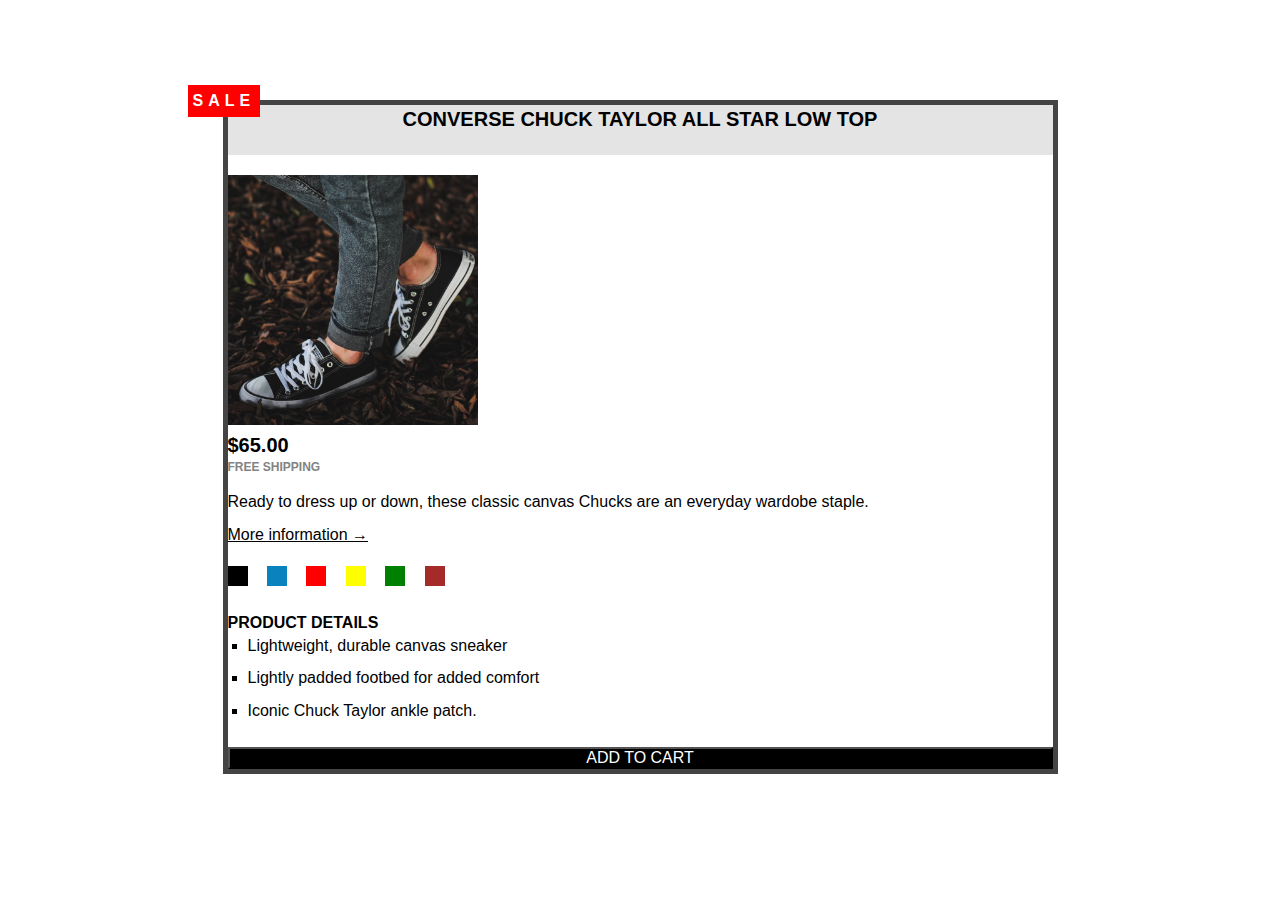
<file: 03-CSS Fundamental/Challenge.html>
<!DOCTYPE html>
<html>
  <head>
    <title>Challenges</title>
    <link href="challenge.css" rel="stylesheet" />
  </head>
  <body>
    <div class="container">
      <header>
        <h2 class="heading">Converse Chuck Taylor All Star Low Top</h2>
      </header>
      <article>
        <img
          src="Images/challenges.jpg"
          alt="casual shoes"
          height="250"
          width="250"
        />
        <p id="price">$65.00</p>
        <p id="shipping">Free shipping</p>
        <p id="details">
          Ready to dress up or down, these classic canvas Chucks are an everyday
          wardobe staple.
        </p>
        <a href="#">More information &#8594;</a>
        <div>
          <p class="box black-clr"></p>
          <p class="box blue-clr"></p>
          <p class="box red-clr"></p>
          <p class="box yellow-clr"></p>
          <p class="box green-clr"></p>
          <p class="box brown-clr"></p>
        </div>
        <h3 id="product-details">Product details</h3>
        <ul>
          <li>Lightweight, durable canvas sneaker</li>
          <li>Lightly padded footbed for added comfort</li>
          <li>Iconic Chuck Taylor ankle patch.</li>
        </ul>
      </article>
      <button id="add-cart">Add to cart</button>
    </div>
  </body>
</html>
</file>
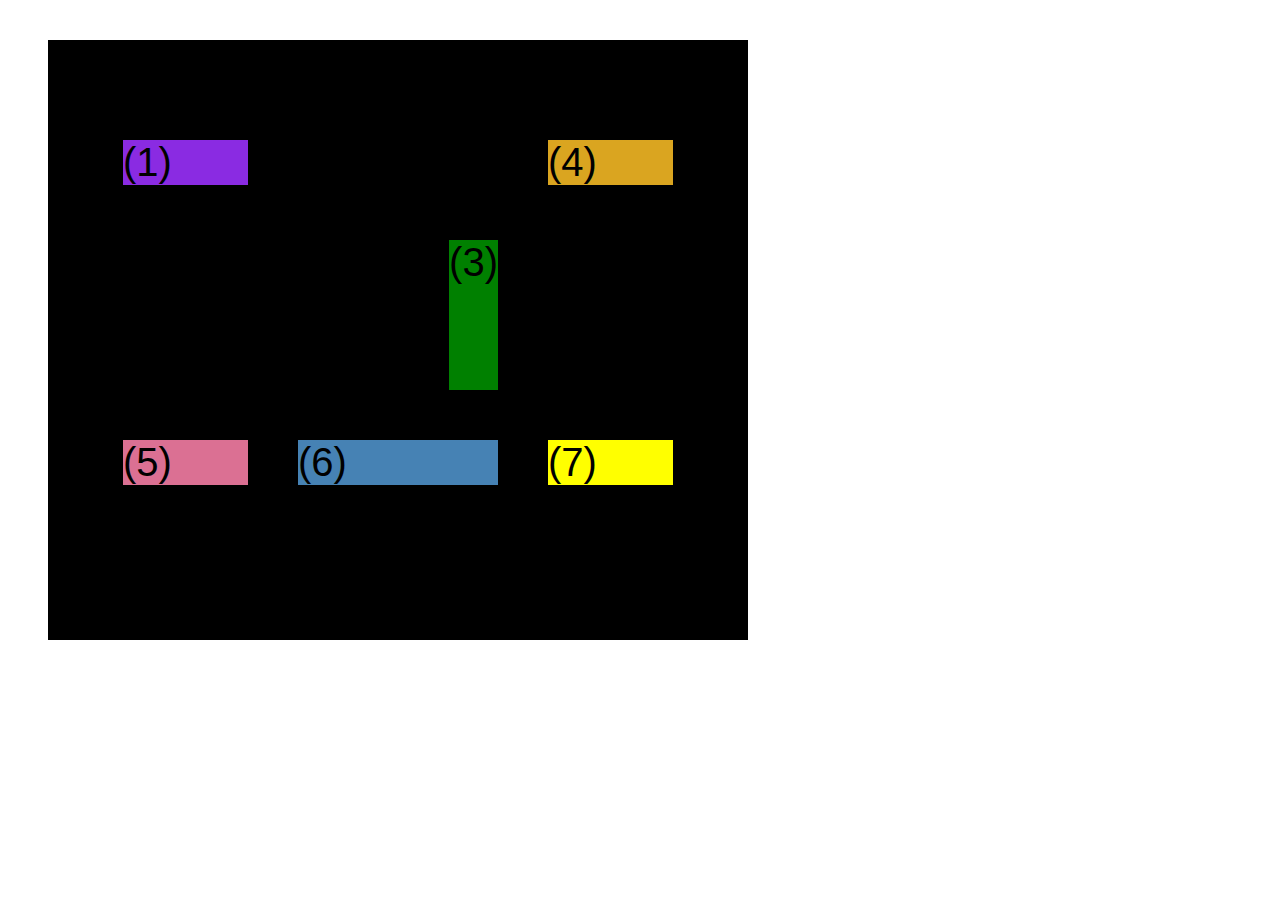
<file: 04-CSS-Layouts/css-grid.html>
<!DOCTYPE html>
<html lang="en">
  <head>
    <meta charset="UTF-8" />
    <meta http-equiv="X-UA-Compatible" content="IE=edge" />
    <meta name="viewport" content="width=device-width, initial-scale=1.0" />
    <title>CSS Grid</title>
    <style>
      .el--1 {
        background-color: blueviolet;
      }
      .el--2 {
        background-color: orangered;
      }
      .el--3 {
        background-color: green;
        height: 150px;
      }
      .el--4 {
        background-color: goldenrod;
      }
      .el--5 {
        background-color: palevioletred;
      }
      .el--6 {
        background-color: steelblue;
      }
      .el--7 {
        background-color: yellow;
      }
      .el--8 {
        background-color: crimson;
      }

      .container--1 {
        /* STARTER */
        font-family: sans-serif;
        background-color: #ddd;
        font-size: 20px;
        margin: 40px;

        /* CSS GRID */
        display: grid;

        /* grid-template-columns: 200px 200px 100px 100px; */
        /* grid-template-columns: 1fr 1fr 1fr auto; */
        grid-template-columns: repeat(4, 1fr);
        /* grid-template-rows: 300px 100px; */
        grid-template-rows: repeat(2, 1fr);

        /* gap: 30px; */
        row-gap: 60px;
        column-gap: 30px;
        display: none;
      }

      .el--8 {
        grid-column: 2/3;
        grid-row: 1/2;
      }

      .el--2 {
        /* grid-column: 1/4; */
        /* grid-column: 1 / span 2; */
        grid-column: 1 /-1;
        grid-row: 2/3;
      }
      .container--2 {
        /* STARTER */

        /* display: none; */
        font-family: sans-serif;
        background-color: black;
        font-size: 40px;
        margin: 40px;

        width: 700px;
        height: 600px;

        /* CSS GRID */
        display: grid;
        grid-template-rows: 250px 100px;
        grid-template-columns: 125px 200px 125px;
        gap: 50px;

        /* Aligning tracks insude container:distribute empty space */
        justify-content: center;
        align-content: center;

        /* Aligning items insude celss:Moving items around insude cells */
        align-items: start;
        /* justify-items: center; */
      }

      .el--3 {
        align-self: end;
        justify-self: end;
      }
    </style>
  </head>
  <body>
    <div class="container--1">
      <div class="el el--1">(1) HTML</div>
      <div class="el el--2">(2) and</div>
      <div class="el el--3">(3) CSS</div>
      <div class="el el--4">(4) are</div>
      <div class="el el--5">(5) amazing</div>
      <div class="el el--6">(6) languages</div>
      <div class="el el--7">(7) to</div>
      <div class="el el--8">(8) learn</div>
    </div>

    <div class="container--2">
      <div class="el el--1">(1)</div>
      <div class="el el--3">(3)</div>
      <div class="el el--4">(4)</div>
      <div class="el el--5">(5)</div>
      <div class="el el--6">(6)</div>
      <div class="el el--7">(7)</div>
    </div>
  </body>
</html>
</file>
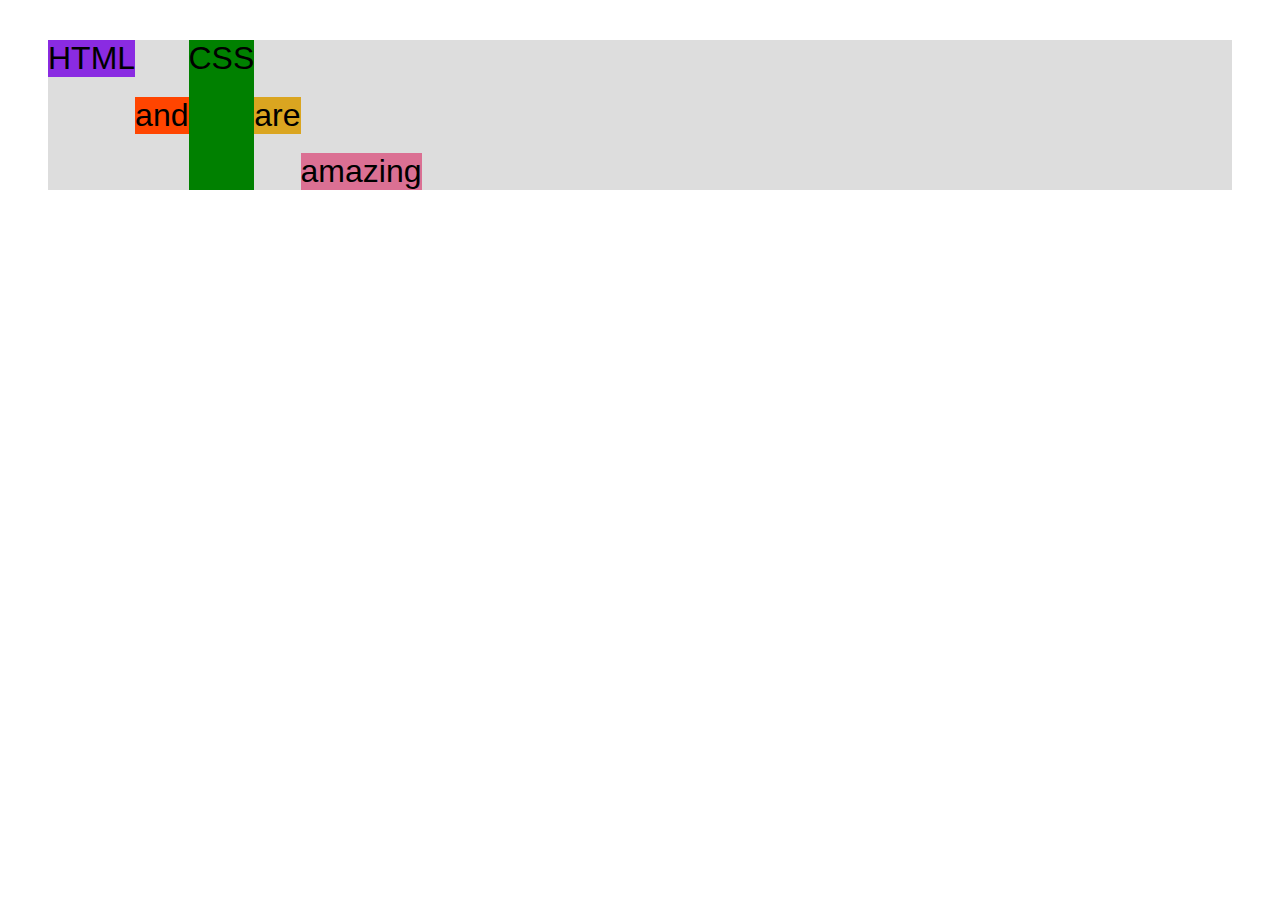
<file: 04-CSS-Layouts/flexbox.html>
<!DOCTYPE html>
<html lang="en">
  <head>
    <meta charset="UTF-8" />
    <meta http-equiv="X-UA-Compatible" content="IE=edge" />
    <meta name="viewport" content="width=device-width, initial-scale=1.0" />
    <title>Flexbox</title>
    <style>
      .el--1 {
        background-color: blueviolet;
      }
      .el--2 {
        background-color: orangered;
      }
      .el--3 {
        background-color: green;
        height: 150px;
      }
      .el--4 {
        background-color: goldenrod;
      }
      .el--5 {
        background-color: palevioletred;
      }
      .el--6 {
        background-color: steelblue;
      }
      .el--7 {
        background-color: yellow;
      }
      .el--8 {
        background-color: crimson;
      }

      .container {
        /* STARTER */
        font-family: sans-serif;
        background-color: #ddd;
        font-size: 32px;
        margin: 40px;

        /* FLEXBOX */
        display: flex;
        align-items: center;
        justify-content: flex-start;
        /* gap: 30px; */
      }

      .el {
        /* margin-right: 30px; */

        /*
         DEFAULT
        flex-grow: 0;
        flex-shrink: 1;
        flex-basis: auto;
         */

        /* flex-basis: 200px; */
        flex-shrink: 0;

        /* when we give flex-basis the flex shrink will be automatically set to 1 value. So if set (flex-basis: 200px;). it will occupies according the parent container space. 
        If we set the flex-shrink:0 then width of all element will be set 200px as mentioned flex-basis */

        /* flex-grow: 1; */

        /* When we give flex-grow:1 then all the flex-items align automatically inside the flex container and fill the area */
      }

      .el--1 {
        align-self: flex-start;
        /* order: 2; */
        /* flex-grow: 1; */
      }

      .el--5 {
        align-self: flex-end;
        order: 1;
      }

      .el--6 {
        align-self: stretch;
        order: -1;
      }
    </style>
  </head>
  <body>
    <div class="container">
      <div class="el el--1">HTML</div>
      <div class="el el--2">and</div>
      <div class="el el--3">CSS</div>
      <div class="el el--4">are</div>
      <div class="el el--5">amazing</div>
      <!-- <div class="el el--6">languages</div>
      <div class="el el--7">to</div>
      <div class="el el--8">learn</div> -->
    </div>
  </body>
</html>
</file>
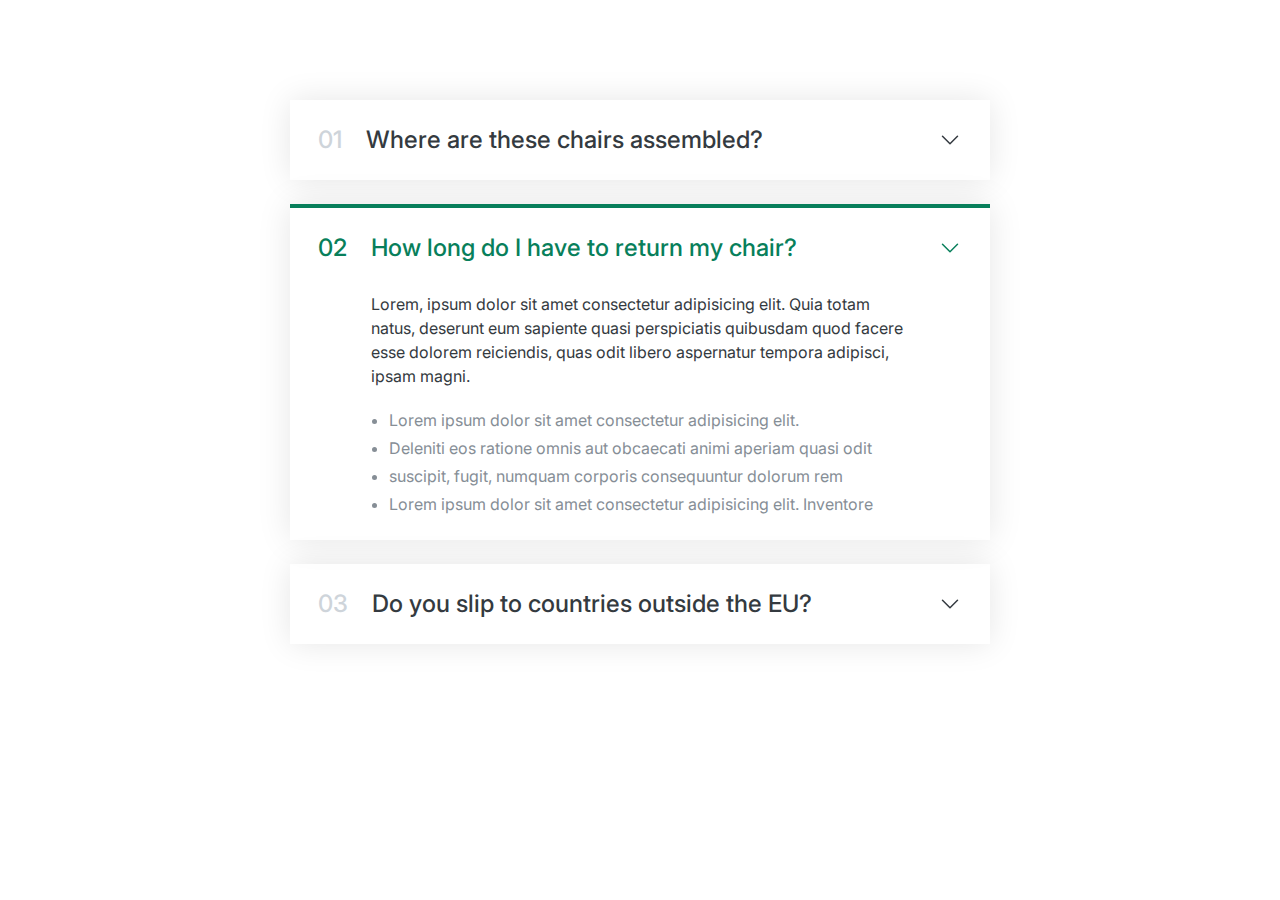
<file: 06-Components/01-accordian.html>
<!DOCTYPE html>
<html>
  <head>
    <title>Accordian</title>
    <link rel="preconnect" href="https://fonts.googleapis.com" />
    <link rel="preconnect" href="https://fonts.gstatic.com" crossorigin />
    <link
      href="https://fonts.googleapis.com/css2?family=Inter:ital,opsz,wght@0,14..32,100..900;1,14..32,100..900&display=swap"
      rel="stylesheet"
    />
    <style>
      /* SPACING SYSTEM (px)
      2 / 4 / 8 / 12 / 16 / 24 / 32 / 48 / 64 / 80 / 96 / 128

      FONT SIZE SYSTEM (px)
      10 / 12 / 14 / 16 / 18 / 20 / 24 / 30 / 36 / 44 / 52 / 62 / 74 / 86 / 98
      */

      /* Main color- #087f5b

      Grey color- #343a40 */

      * {
        margin: 0;
        padding: 0;
        box-sizing: border-box;
      }

      /* ------------------------ */
      /* GENERAL STYLES */
      /* ------------------------ */
      body {
        font-family: "Inter", sans-serif;
        color: #343a40;
        line-height: 1;
      }

      .accordion {
        width: 700px;
        margin: 100px auto;
        display: flex;
        flex-direction: column;
        gap: 24px;

        /* background-color: #343a40; */
        /* color: aliceblue; */
      }

      .item {
        box-shadow: 0 0 32px rgba(0, 0, 0, 0.1);
        padding: 28px;
        display: grid;
        grid-template-columns: auto 1fr auto;
        column-gap: 24px;
        row-gap: 32px;
        align-items: center;
      }
      .number,
      .text {
        font-size: 24px;
        font-weight: 500;
        /* color: #087f5b; */
        /* display: inline-block; */
      }

      .number {
        color: #ced4da;
      }
      .text {
      }

      .icon {
        width: 24px;
        height: 24px;
        /* stroke: #087f5b; */
      }
      .hidden-box {
        grid-column: 2/3;
        display: none;
      }

      .hidden-box p {
        line-height: 1.5;
        margin-bottom: 24px;
      }

      .hidden-box ul {
        color: #868e96;
        margin-left: 18px;
        display: flex;
        flex-direction: column;
        gap: 12px;
      }

      .open {
        border-top: 4px solid #087f5b;
      }

      .open .hidden-box {
        display: block;
      }

      .open .number,
      .open .text,
      .open .icon {
        color: #087f5b;
      }

      /* .hidden-box li {
        margin-bottom: 10px;
      } */
    </style>
  </head>
  <body>
    <div class="accordion">
      <div class="item">
        <p class="number">01</p>
        <p class="text">Where are these chairs assembled?</p>
        <svg
          xmlns="http://www.w3.org/2000/svg"
          fill="none"
          viewBox="0 0 24 24"
          stroke-width="1.5"
          stroke="currentColor"
          class="icon"
        >
          <path
            stroke-linecap="round"
            stroke-linejoin="round"
            d="m19.5 8.25-7.5 7.5-7.5-7.5"
          />
        </svg>
        <div class="hidden-box">
          <p>
            Lorem, ipsum dolor sit amet consectetur adipisicing elit. Quia totam
            natus, deserunt eum sapiente quasi perspiciatis quibusdam quod
            facere esse dolorem reiciendis, quas odit libero aspernatur tempora
            adipisci, ipsam magni.
          </p>
          <ul>
            <li>Lorem ipsum dolor sit amet consectetur adipisicing elit.</li>
            <li>
              Deleniti eos ratione omnis aut obcaecati animi aperiam quasi odit
            </li>
            <li>suscipit, fugit, numquam corporis consequuntur dolorum rem</li>
            <li>
              Lorem ipsum dolor sit amet consectetur adipisicing elit. Inventore
            </li>
          </ul>
        </div>
      </div>

      <div class="item open">
        <p class="number">02</p>
        <p class="text">How long do I have to return my chair?</p>
        <svg
          xmlns="http://www.w3.org/2000/svg"
          fill="none"
          viewBox="0 0 24 24"
          stroke-width="1.5"
          stroke="currentColor"
          class="icon"
        >
          <path
            stroke-linecap="round"
            stroke-linejoin="round"
            d="m19.5 8.25-7.5 7.5-7.5-7.5"
          />
        </svg>
        <div class="hidden-box">
          <p>
            Lorem, ipsum dolor sit amet consectetur adipisicing elit. Quia totam
            natus, deserunt eum sapiente quasi perspiciatis quibusdam quod
            facere esse dolorem reiciendis, quas odit libero aspernatur tempora
            adipisci, ipsam magni.
          </p>
          <ul>
            <li>Lorem ipsum dolor sit amet consectetur adipisicing elit.</li>
            <li>
              Deleniti eos ratione omnis aut obcaecati animi aperiam quasi odit
            </li>
            <li>suscipit, fugit, numquam corporis consequuntur dolorum rem</li>
            <li>
              Lorem ipsum dolor sit amet consectetur adipisicing elit. Inventore
            </li>
          </ul>
        </div>
      </div>

      <div class="item">
        <p class="number">03</p>
        <p class="text">Do you slip to countries outside the EU?</p>
        <svg
          xmlns="http://www.w3.org/2000/svg"
          fill="none"
          viewBox="0 0 24 24"
          stroke-width="1.5"
          stroke="currentColor"
          class="icon"
        >
          <path
            stroke-linecap="round"
            stroke-linejoin="round"
            d="m19.5 8.25-7.5 7.5-7.5-7.5"
          />
        </svg>
        <div class="hidden-box">
          <p>
            Lorem, ipsum dolor sit amet consectetur adipisicing elit. Quia totam
            natus, deserunt eum sapiente quasi perspiciatis quibusdam quod
            facere esse dolorem reiciendis, quas odit libero aspernatur tempora
            adipisci, ipsam magni.
          </p>
          <ul>
            <li>Lorem ipsum dolor sit amet consectetur adipisicing elit.</li>
            <li>
              Deleniti eos ratione omnis aut obcaecati animi aperiam quasi odit
            </li>
            <li>suscipit, fugit, numquam corporis consequuntur dolorum rem</li>
            <li>
              Lorem ipsum dolor sit amet consectetur adipisicing elit. Inventore
            </li>
          </ul>
        </div>
      </div>
    </div>
  </body>
</html>
</file>
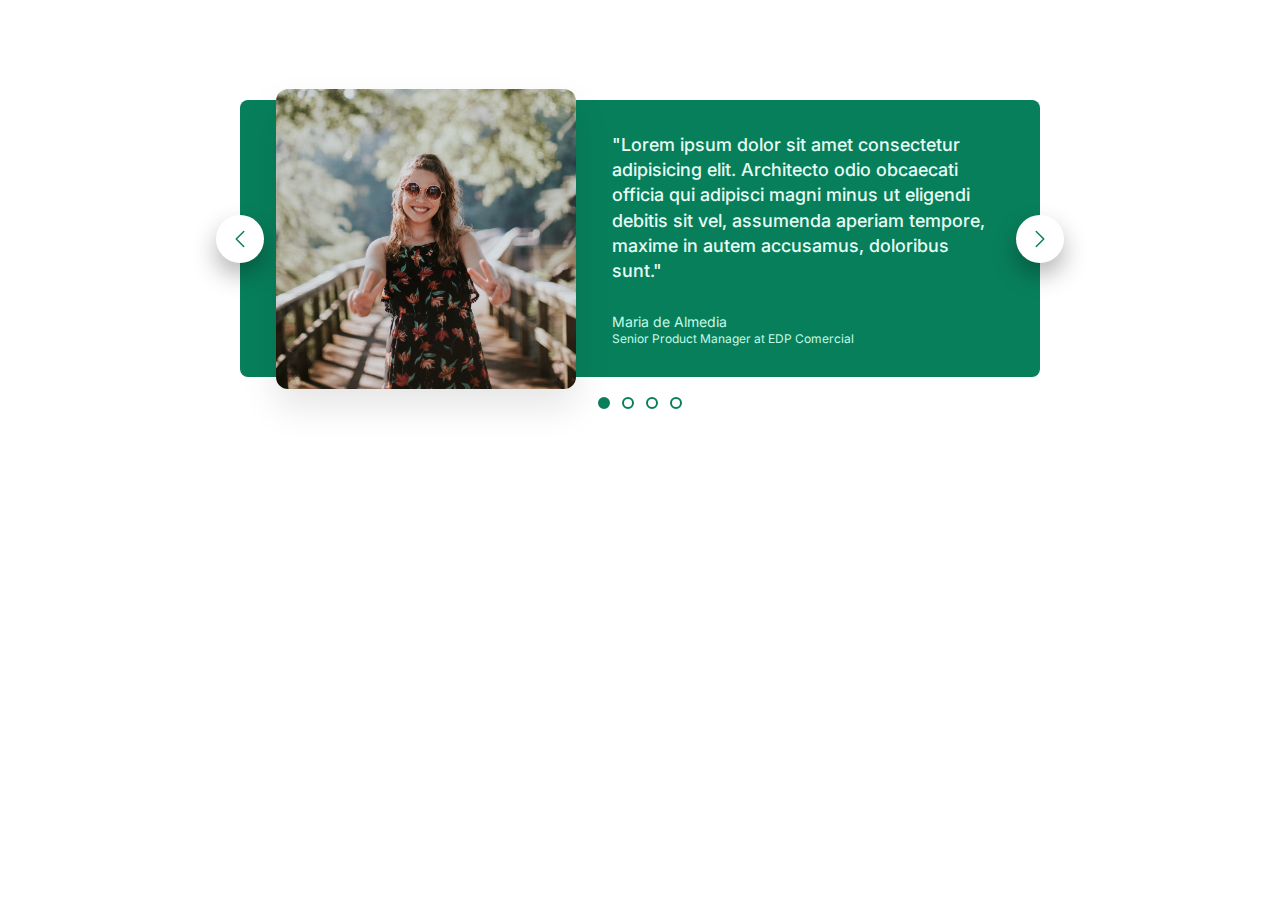
<file: 06-Components/02-carousel.html>
<!DOCTYPE html>
<html>
  <head>
    <title>Carousel Component</title>
    <link rel="preconnect" href="https://fonts.googleapis.com" />
    <link rel="preconnect" href="https://fonts.gstatic.com" crossorigin />
    <link
      href="https://fonts.googleapis.com/css2?family=Inter:ital,opsz,wght@0,14..32,100..900;1,14..32,100..900&display=swap"
      rel="stylesheet"
    />
    <style>
      /* SPACING SYSTEM (px)
      2 / 4 / 8 / 12 / 16 / 24 / 32 / 48 / 64 / 80 / 96 / 128

      FONT SIZE SYSTEM (px)
      10 / 12 / 14 / 16 / 18 / 20 / 24 / 30 / 36 / 44 / 52 / 62 / 74 / 86 / 98
      */

      /* Main color- #087f5b

      Grey color- #343a40 */

      * {
        margin: 0;
        padding: 0;
        box-sizing: border-box;
      }

      /* ------------------------ */
      /* GENERAL STYLES */
      /* ------------------------ */
      body {
        font-family: "Inter", sans-serif;
        color: #285787;
        line-height: 1;
      }

      .carousel {
        background-color: #087f5b;
        width: 800px;
        margin: 100px auto;
        border-radius: 8px;
        padding: 32px 48px 32px 86px;
        /* padding: 32px;
        padding-left: 86px;
        padding-right: 48px; */
        display: flex;
        align-items: center;
        gap: 86px;
        position: relative;
      }

      img {
        height: 200px;
        transform: scale(1.5);
        border-radius: 8px;
        box-shadow: 0 12px 24px rgba(0, 0, 0, 0.1);
      }

      .testmonial-text {
        font-size: 18px;
        line-height: 1.4;
        font-weight: 500;
        margin-bottom: 32px;
        color: #e6fcf5;
      }

      .testmonial-author {
        font-size: 14px;
        margin-bottom: 4px;
        color: #c3fae8;
      }

      .testmonial-job {
        font-size: 12px;
        color: #c3fae8;
      }

      .btn {
        background-color: #fff;
        border: none;
        color: #087f5b;
        height: 48px;
        width: 48px;
        position: absolute;
        border-radius: 50%;
        display: flex;
        align-items: center;
        justify-content: center;
        box-shadow: 0 12px 24px rgba(0, 0, 0, 0.3);
        cursor: pointer;
      }

      .btn-icon {
        height: 24px;
        width: 24px;
        stroke: #087f5b;
      }

      .btn--left {
        /* In relative to the main element */
        left: 0;
        top: 50%;
        /* In relation to Element itself */
        transform: translate(-50%, -50%);
      }

      .btn--right {
        right: 0px;
        top: 50%;
        transform: translate(50%, -50%);
      }

      .dots {
        position: absolute;
        display: flex;
        left: 50%;
        bottom: 0;
        transform: translate(-50%, 32px);
        gap: 12px;
      }

      .dot {
        height: 12px;
        width: 12px;
        background-color: #fff;
        border: 2px solid #087f5b;
        border-radius: 50%;
        cursor: pointer;
      }

      .dot:first-child {
        background-color: #087f5b;
      }
    </style>
  </head>
  <body>
    <div class="carousel">
      <img src="maria.jpg" alt="Maria de Almeida" />
      <blockquote class="testmonial">
        <p class="testmonial-text">
          "Lorem ipsum dolor sit amet consectetur adipisicing elit. Architecto
          odio obcaecati officia qui adipisci magni minus ut eligendi debitis
          sit vel, assumenda aperiam tempore, maxime in autem accusamus,
          doloribus sunt."
        </p>
        <p class="testmonial-author">Maria de Almedia</p>
        <p class="testmonial-job">Senior Product Manager at EDP Comercial</p>
      </blockquote>
      <button class="btn btn--left">
        <svg
          xmlns="http://www.w3.org/2000/svg"
          fill="none"
          viewBox="0 0 24 24"
          stroke-width="1.5"
          stroke="currentColor"
          class="btn-icon"
        >
          <path
            stroke-linecap="round"
            stroke-linejoin="round"
            d="M15.75 19.5 8.25 12l7.5-7.5"
          />
        </svg>
      </button>
      <button class="btn btn--right">
        <svg
          xmlns="http://www.w3.org/2000/svg"
          fill="none"
          viewBox="0 0 24 24"
          stroke-width="1.5"
          stroke="currentColor"
          class="btn-icon"
        >
          <path
            stroke-linecap="round"
            stroke-linejoin="round"
            d="m8.25 4.5 7.5 7.5-7.5 7.5"
          />
        </svg>
      </button>
      <div class="dots">
        <button class="dot dot--fill">&nbsp;</button>
        <button class="dot">&nbsp;</button>
        <button class="dot">&nbsp;</button>
        <button class="dot">&nbsp;</button>
      </div>
    </div>
  </body>
</html>
</file>
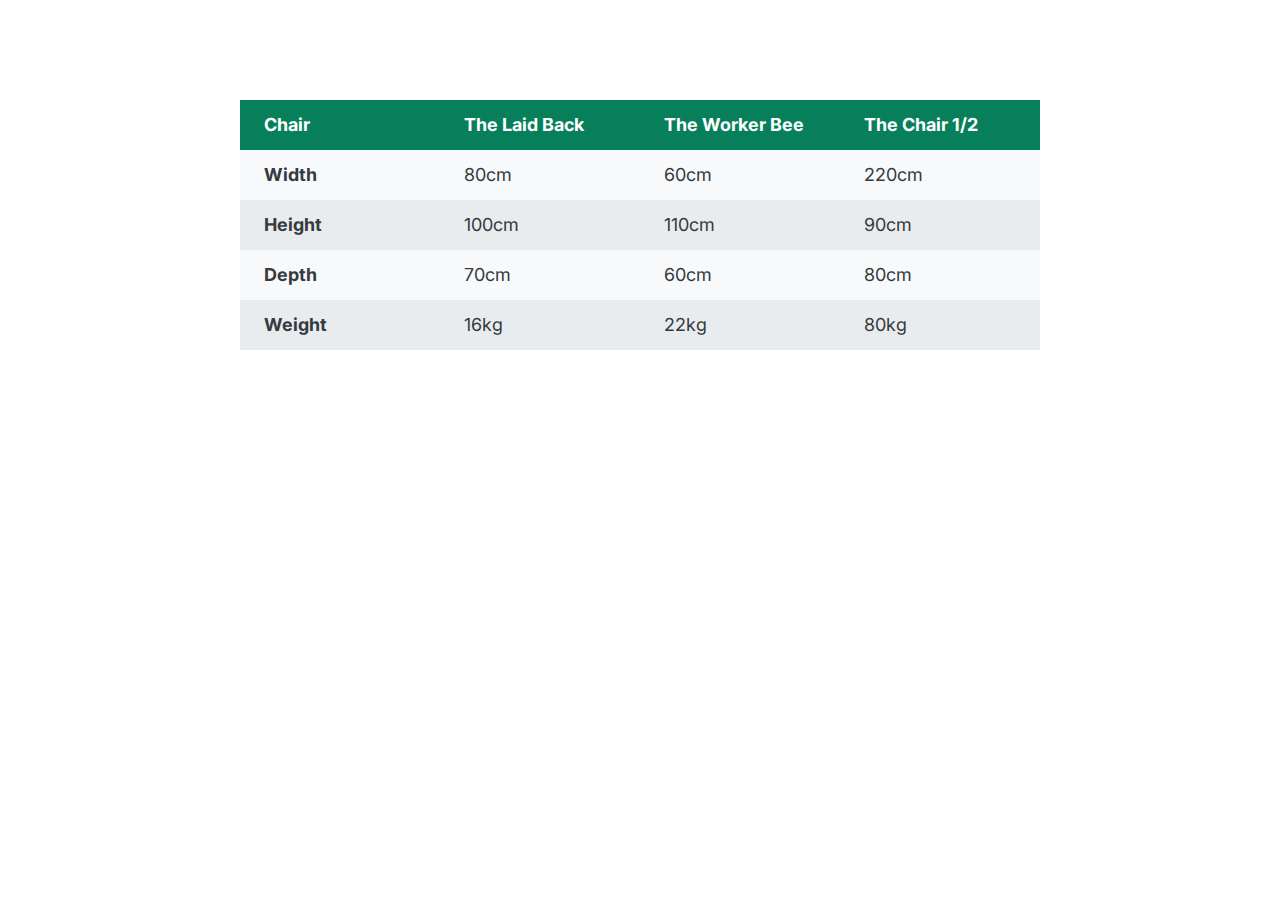
<file: 06-Components/03-table.html>
<!DOCTYPE html>
<html>
  <head>
    <title>Table Component</title>
    <link rel="preconnect" href="https://fonts.googleapis.com" />
    <link rel="preconnect" href="https://fonts.gstatic.com" crossorigin />
    <link
      href="https://fonts.googleapis.com/css2?family=Inter:ital,opsz,wght@0,14..32,100..900;1,14..32,100..900&display=swap"
      rel="stylesheet"
    />
    <style>
      /* SPACING SYSTEM (px)
      2 / 4 / 8 / 12 / 16 / 24 / 32 / 48 / 64 / 80 / 96 / 128

      FONT SIZE SYSTEM (px)
      10 / 12 / 14 / 16 / 18 / 20 / 24 / 30 / 36 / 44 / 52 / 62 / 74 / 86 / 98
      */

      /* Main color- #087f5b

      Grey color- #343a40 */

      * {
        margin: 0;
        padding: 0;
        box-sizing: border-box;
      }

      /* ------------------------ */
      /* GENERAL STYLES */
      /* ------------------------ */
      body {
        font-family: "Inter", sans-serif;
        color: #343a40;
        line-height: 1;
        display: flex;
        justify-content: center;
      }

      table {
        width: 800px;
        /* background-color: aqua; */
        margin-top: 100px;
        /* border: 1px solid #343a40; */
        border-collapse: collapse;
        font-size: 18px;
      }

      th,
      td {
        /* border: 1px solid #343a40; */
        padding: 16px 24px;
        text-align: left;
      }

      thead th {
        color: #fff;
        background-color: #087f5b;
        width: 25%;
      }

      tbody tr:nth-child(odd) {
        background-color: #f8f9fa;
      }

      tbody tr:nth-child(even) {
        background-color: #e9ecef;
      }
    </style>
  </head>
  <body>
    <table>
      <thead>
        <tr>
          <th>Chair</th>
          <th>The Laid Back</th>
          <th>The Worker Bee</th>
          <th>The Chair 1/2</th>
        </tr>
      </thead>

      <tbody>
        <tr>
          <th>Width</th>
          <td>80cm</td>
          <td>60cm</td>
          <td>220cm</td>
        </tr>
        <tr>
          <th>Height</th>
          <td>100cm</td>
          <td>110cm</td>
          <td>90cm</td>
        </tr>
        <tr>
          <th>Depth</th>
          <td>70cm</td>
          <td>60cm</td>
          <td>80cm</td>
        </tr>
        <tr>
          <th>Weight</th>
          <td>16kg</td>
          <td>22kg</td>
          <td>80kg</td>
        </tr>
      </tbody>
    </table>
  </body>
</html>
</file>
<file: 03-CSS Fundamental/style.css>
* {
  /* border-top: 10px solid #1098ad; */
  margin: 0;
  padding: 0;
}

body {
  color: #444;
  font-family: sans-serif;
}

.container {
  width: 800px;
  /* margin-left: auto;
  margin-right: auto; */
  margin: 0 auto;
  position: relative;
}

h1,
h2,
h3 {
  color: #1098ad;
}

h1 {
  font-size: 26px;
  text-transform: uppercase;
  font-style: italic;
}

h2 {
  font-size: 40px;
  margin-bottom: 30px;
  position: relative;

  /* font-family: sans-serif; */
}

h3 {
  font-size: 30px;
  margin-bottom: 20px;
  margin-top: 40px;
  /* font-family: sans-serif; */
}

h4 {
  font-size: 20px;
  /* font-family: sans-serif; */
  text-transform: uppercase;
  text-align: center;
}

p {
  /* font-family: sans-serif; */
  font-size: 18px;
  line-height: 1.2;
  margin-bottom: 15px;
}

li {
  font-size: 18px;
  margin-bottom: 10px;
}

li:last-child {
  margin-bottom: 0px;
}

footer p {
  font-size: 16px;
}

#author {
  font-style: italic;
  font-size: 16px;
}

#copyright {
  font-size: 14px;
}

.related-author {
  font-size: 18px;
  font-weight: bold;
}

/* aside ul li {
  list-style: none;
} */

#related {
  list-style: none;
}

#main-header {
  background-color: #f7f7f7;
  border-top: 5px solid #1098ad;
  padding: 20px 40px;
  margin-bottom: 40px;
  /* height: 80px; */
}

/* nav a {
  margin-right: 30px;
} */

article {
  margin-bottom: 60px;
}

aside {
  background-color: #f7f7f7;
  width: 500px;
  border-top: 5px solid #1098ad;
  border-bottom: 5px solid #1098ad;
  padding: 50px 0;
}

aside a {
  color: #1098ad;
  text-decoration: none;
  font-weight: bold;
}

/* aside a:hover {
  text-decoration: underline;
  color: red;
  font-style: italic;
} */

/* #####Pseudo-classes##### */

/* li:first-child {
  text-transform: uppercase;
} */

a:link,
a:visited {
  color: #1098ad;
  text-decoration: none;
}

a:hover {
  color: orangered;
  font-weight: bold;
  text-decoration: underline solid orangered;
}

a:active {
  background-color: black;
  font-style: italic;
}

/* #####REsolving conflicts #####*/

/* #copyright {
  color: red;
}

.copyright {
  color: blue;
}

.text {
  color: yellow;
}

footer p {
  color: green !important;
} */

.post-header {
  margin-bottom: 40px;
  /* width: 600px; */
}

ul,
ol {
  margin-left: 50px;
  margin-bottom: 20px;
}

.post-img {
  width: 50%;
  height: auto;
  /* margin: 100px; */
}

nav a:link {
  /* background-color: red;
  margin: 20px;
  display: block;
  padding: 20px; */
  margin-right: 30px;
  margin-top: 10px;
  display: inline-block;
}

nav a:link:last-child {
  margin-right: 0;
}

nav {
  text-align: center;
}
.like-button {
  font-size: 22px;
  padding: 20px;
  cursor: pointer;
  position: absolute;
  bottom: 50px;
  right: 50px;
}

/* Pseudo Elements */
#main-header h1::first-letter {
  font-style: normal;
  margin-right: 5px;
}

/* p::first-line {
  color: red;
} */

/* Adjecent pseudo elements */
/* h3 + p::first-line {
  color: red;
} */

h2::after {
  content: "TOP";
  background-color: #ffe70e;
  color: #444;
  font-size: 16px;
  display: inline-block;
  padding: 5px 10px;
  position: absolute;
  right: -25px;
  top: -15px;
}
</file>
<file: 04-CSS-Layouts/style.css>
* {
  /* border-top: 10px solid #1098ad; */
  margin: 0;
  padding: 0;
  box-sizing: border-box;
}

/* PAGE SECTIONS */
body {
  color: #444;
  font-family: sans-serif;

  border-top: 10px solid #1098ad;
  position: relative;
}

.container {
  width: 1200px;
  /* margin-left: auto;
  margin-right: auto; */
  margin: 0 auto;
}

.main-header {
  background-color: #f7f7f7;
  /* background-color: red; */
  /* padding: 20px;
  padding-left: 40px;
  padding-right: 40px; */
  padding: 20px 40px;
  /* margin-bottom: 60px; */
  /* height: 80px; */
}

nav {
  font-size: 18px;
  /* text-align: center; */
}

article {
  margin-bottom: 60px;
}

.post-header {
  margin-bottom: 40px;
  /* position: relative; */
}

aside {
  background-color: #f7f7f7;
  border-top: 5px solid #1098ad;
  border-bottom: 5px solid #1098ad;
  padding: 50px 40px;
}

/* SMALLER ELEMENTS */
h1,
h2,
h3 {
  color: #1098ad;
}

h1 {
  font-size: 26px;
  text-transform: uppercase;
  font-style: italic;
}

h2 {
  font-size: 40px;
  margin-bottom: 30px;
}

h3 {
  font-size: 30px;
  margin-bottom: 20px;
  margin-top: 40px;
}

h4 {
  font-size: 20px;
  text-transform: uppercase;
  text-align: center;
  margin-bottom: 30px;
}

p {
  font-size: 22px;
  line-height: 1.5;
  margin-bottom: 15px;
}

ul,
ol {
  margin-left: 50px;
  margin-bottom: 20px;
}

li {
  font-size: 20px;
  margin-bottom: 10px;
  /* display: inline; */
}

li:last-child {
  margin-bottom: 0;
}

/* footer p {
  font-size: 16px;
} */

/* article header p {
  font-style: italic;
} */

#author {
  font-style: italic;
  font-size: 18px;
}

#copyright {
  font-size: 16px;
}

.related-author {
  font-size: 18px;
  font-weight: bold;
}

/* ul {
  list-style: none;
} */

.related {
  list-style: none;
  margin-left: 0;
}

body {
  /* background-color: orangered; */
}

/* .first-li {
  font-weight: bold;
} */

li:first-child {
  font-weight: bold;
}

li:last-child {
  font-style: italic;
}

li:nth-child(even) {
  /* color: red; */
}

/* Misconception: this won't work! */
article p:first-child {
  color: red;
}

/* Styling links */
a:link {
  color: #1098ad;
  text-decoration: none;
}

a:visited {
  /* color: #777; */
  color: #1098ad;
}

a:hover {
  color: orangered;
  font-weight: bold;
  text-decoration: underline orangered;
}

a:active {
  background-color: black;
  font-style: italic;
}
/* LVHA */

.post-img {
  width: 100%;
  height: auto;
}

nav a:link {
  /* background-color: orangered;
  margin: 20px;
  padding: 20px;

  display: block; */

  margin-right: 30px;
  /* margin-top: 10px; */
  display: inline-block;
}

nav a:link:last-child {
  margin-right: 0;
}

button {
  font-size: 22px;
  padding: 20px;
  cursor: pointer;

  position: absolute;
  /* top: 50px;
  left: 50px; */
  bottom: 50px;
  right: 50px;
}

h1::first-letter {
  font-style: normal;
  margin-right: 5px;
}

h3 + p::first-line {
  /* color: red; */
}

h2 {
  /* background-color: orange; */
  position: relative;
}

h2::before {
  content: "TOP";
  background-color: #ffe70e;
  color: #444;
  font-size: 16px;
  font-weight: bold;
  display: inline-block;
  padding: 5px 10px;
  position: absolute;
  top: -10px;
  right: -25px;
}

/* Resolving conflicts */
/* #copyright {
  color: red;
}

.copyright {
  color: blue;
}

.text {
  color: yellow;
}

footer p {
  color: green !important;
} */

/* nav a:link,
nav p {
  font-size: 18px;
} */

/* Floats */
/*
.author-img {
  float: left;
  margin-bottom: 20px;
}

.author {
  float: left;
  margin-top: 10px;
  margin-left: 20px;
}

h1 {
  float: left;
}

nav {
  float: right;
}

.clear {
  clear: both;
}

.clearfix::after {
  clear: both;
  content: "";
  display: block;
}

article {
  float: left;

  width: 825px;
}

aside {
  float: right;

  width: 300px;
}

footer {
  clear: both;
}

*/
/* FLEXBOX */

.main-header {
  display: flex;
  align-items: center;
  justify-content: space-between;
}

.author-box {
  display: flex;
  gap: 30px;
  align-items: center;
  margin-bottom: 20px;
}

.author {
  margin-bottom: 0;
}

.related-post {
  display: flex;
  align-items: center;
  gap: 20px;
}

.related-author {
  margin-bottom: 0;
  font-size: 14px;
  font-weight: normal;
  font-style: italic;
}

.related-link {
  font-weight: bold;
  font-size: 17px;
  font-style: normal;
  display: block;
  margin-bottom: 5px;
}

/* FLEXBOX LAYOUT */

/* .data-container {
  display: flex;
  gap: 75px;
  margin-bottom: 60px;
}

article {
  flex: 0 0 825px;
  flex: 1;
  margin-bottom: 0;
}

aside {
  height: 500px;
  flex-basis: 300px;
  flex-shrink: 0;
  flex: 0 0 300px;
  align-self: flex-start;
} */

/* CSS GRID LAYOUT */

.container {
  display: grid;
  grid-template-columns: 1fr 300px;
  column-gap: 75px;
  row-gap: 60px;
}

.main-header {
  grid-column: 1/-1;
  margin-bottom: 0;
}

article {
  margin-bottom: 0;
}

aside {
  align-self: start;
}

footer {
  grid-column: 1 / span 2;
}
</file>
<file: 05-Design/style.css>
/*
SPACING SYSTEM (px)
2 / 4 / 8 / 12 / 16 / 24 / 32 / 48 / 64 / 80 / 96 / 128

FONT SIZE SYSTEM (px)
10 / 12 / 14 / 16 / 18 / 20 / 24 / 30 / 36 / 44 / 52 / 62 / 74 / 86 / 98
*/

/* Main color- #087f5b

Grey color- #343a40
*/

* {
  margin: 0;
  padding: 0;
  box-sizing: border-box;
}

/* ------------------------ */
/* GENERAL STYLES */
/* ------------------------ */
body {
  font-family: "Inter", sans-serif;
  color: #343a40;
  border-bottom: 8px solid #087f5b;
}

.container {
  width: 960px;
  margin: 0 auto;
}

header,
section {
  margin-bottom: 96px;
}

h2 {
  margin-bottom: 48px;
  /* 24 / 30 / 36 */

  font-size: 36px;
  letter-spacing: -0.5px;
  line-height: 1.1;
}

.grid-3-cols {
  display: grid;
  grid-template-columns: repeat(3, 1fr);
  column-gap: 80px;
}

.btn:link,
.btn:visited {
  background-color: #087f5b;
  color: #fff;
  text-decoration: none;
  text-transform: uppercase;
  font-weight: 500;
  display: inline-block;
  border-radius: 100px;
  /* border: none; */
}

.btn:hover,
.btn:active {
  background-color: #0ca678;
}

.btn--big {
  padding: 16px 32px;
  font-size: 18px;
}

.btn--small {
  font-size: 14px;
  padding: 8px 12px;
}

img {
  border-radius: 12px;
}
/* ------------------------ */
/* COMPONENT STYLES */
/* ------------------------ */

/* HEADER */
header {
  display: grid;
  grid-template-columns: repeat(2, 1fr);
  column-gap: 80px;
  margin-top: 64px;
}

.header-text-box {
  align-self: center;
}

h1 {
  margin-bottom: 32px;
  font-size: 44px;
  line-height: 1.1;
  letter-spacing: -1px;
  /* text-shadow: 5px 5px 5px rgba(206, 16, 16, 0.7); */
}

.header-text {
  margin-bottom: 24px;
  font-size: 18px;
  line-height: 1.5;
}

img {
  width: 100%;
}

/* FEATURES */

.features-icon {
  height: 32px;
  width: 32px;
  stroke: #087f5b;
  margin-bottom: 24px;
}

.features-title {
  margin-bottom: 16px;
  font-size: 20px;
}

.features-text {
  font-size: 18px;
  line-height: 1.5;
}

/* TESTIMONIAL */
.testimonial-section {
  background-color: #087f5b;
  color: #fff;
  padding: 24px;
  border-radius: 12px;
}

.testimonial-box {
  grid-column: 2 / -1;
  align-self: center;
}

.testimonial-box h2 {
  margin-bottom: 24px;

  /* 20/24/30 */
  font-size: 24px;
  letter-spacing: -0.5px;
  line-height: 1.3;
}

.testimonial-text {
  font-style: italic;
  margin-bottom: 24px;
  font-size: 18px;
  line-height: 1.5;
  color: #e6fcf5;
}

.testimonial-author {
  color: #c3fae8;
}

/* CHAIRS */
.chair {
  box-shadow: 0 10px 30px 0 rgba(103, 103, 103, 0.7);
  border-radius: 12px;
}

.chair img {
  border-bottom-left-radius: 0;
  border-bottom-right-radius: 0;
}
.chair-box {
  padding: 32px;
}

h3 {
  margin-bottom: 24px;
  font-size: 20px;
}

.chair-details {
  list-style: none;
  margin-bottom: 48px;
}

.chair-details li {
  display: flex;
  align-items: center;
  gap: 12px;
  margin-bottom: 16px;
}

.chair-details li:last-child {
  margin-bottom: 0;
}

.chair-icon {
  height: 24px;
  width: 24px;
  /* fill: #087f5b; */
  stroke: #087f5b;
}

.chair-price {
  display: flex;
  justify-content: space-between;
  font-size: 20px;
  align-items: center;
}

footer {
  margin-bottom: 48px;
  font-size: 14px;
  color: #495057;
}
</file>
<file: 03-CSS Fundamental/challenge.css>
* {
  margin: 0;
  padding: 0;
}

body {
  font-family: sans-serif;
  line-height: 1.4;
}

.container {
  width: 825px;
  margin: 100px auto;
  border: 5px solid #444;
  position: relative;
}

.container::before {
  content: "SALE";
  background-color: red;
  color: white;
  position: absolute;
  top: -20px;
  left: -40px;
  padding: 5px;
  display: inline-block;
  letter-spacing: 5px;
  font-weight: bold;
}

.heading {
  text-transform: uppercase;
  text-align: center;
  font-size: 20px;
  background-color: #e5e4e4;
  margin-bottom: 20px;
  height: 50px;
  text-align: center;
}

#price {
  font-weight: bold;
  font-size: 20px;
}

#shipping {
  text-transform: uppercase;
  color: #838383;
  font-weight: bold;
  font-size: 12px;
  margin-bottom: 15px;
}

#product-details {
  text-transform: uppercase;
  font-size: 16px;
  margin-top: 20px;
}

ul li {
  list-style-type: square;
  margin-bottom: 10px;
}
ul {
  margin-left: 20px;
}

li:last-child {
  margin-bottom: 0;
}

a:link,
a:visited {
  /* background-color: aqua; */
  color: black;
}

a:hover {
  text-decoration: none;
  color: black;
}

#add-cart {
  text-transform: uppercase;
  background-color: black;
  color: white;
  font-size: 16px;
  margin-top: 25px;
  width: 825px;
}

#add-cart:hover {
  background-color: white;
  color: black;
  border-top: 5px solid black;
}

#details {
  margin-bottom: 10px;
}

/* Color */

.box {
  height: 20px;
  width: 20px;
  margin-top: 20px;
  margin-right: 15px;
  display: inline-block;
}

.black-clr {
  background-color: black;
}

.blue-clr {
  background-color: rgb(10, 130, 190);
}

.red-clr {
  background-color: red;
}

.yellow-clr {
  background-color: yellow;
}

.green-clr {
  background-color: green;
}

.brown-clr {
  background-color: brown;
}
</file>
